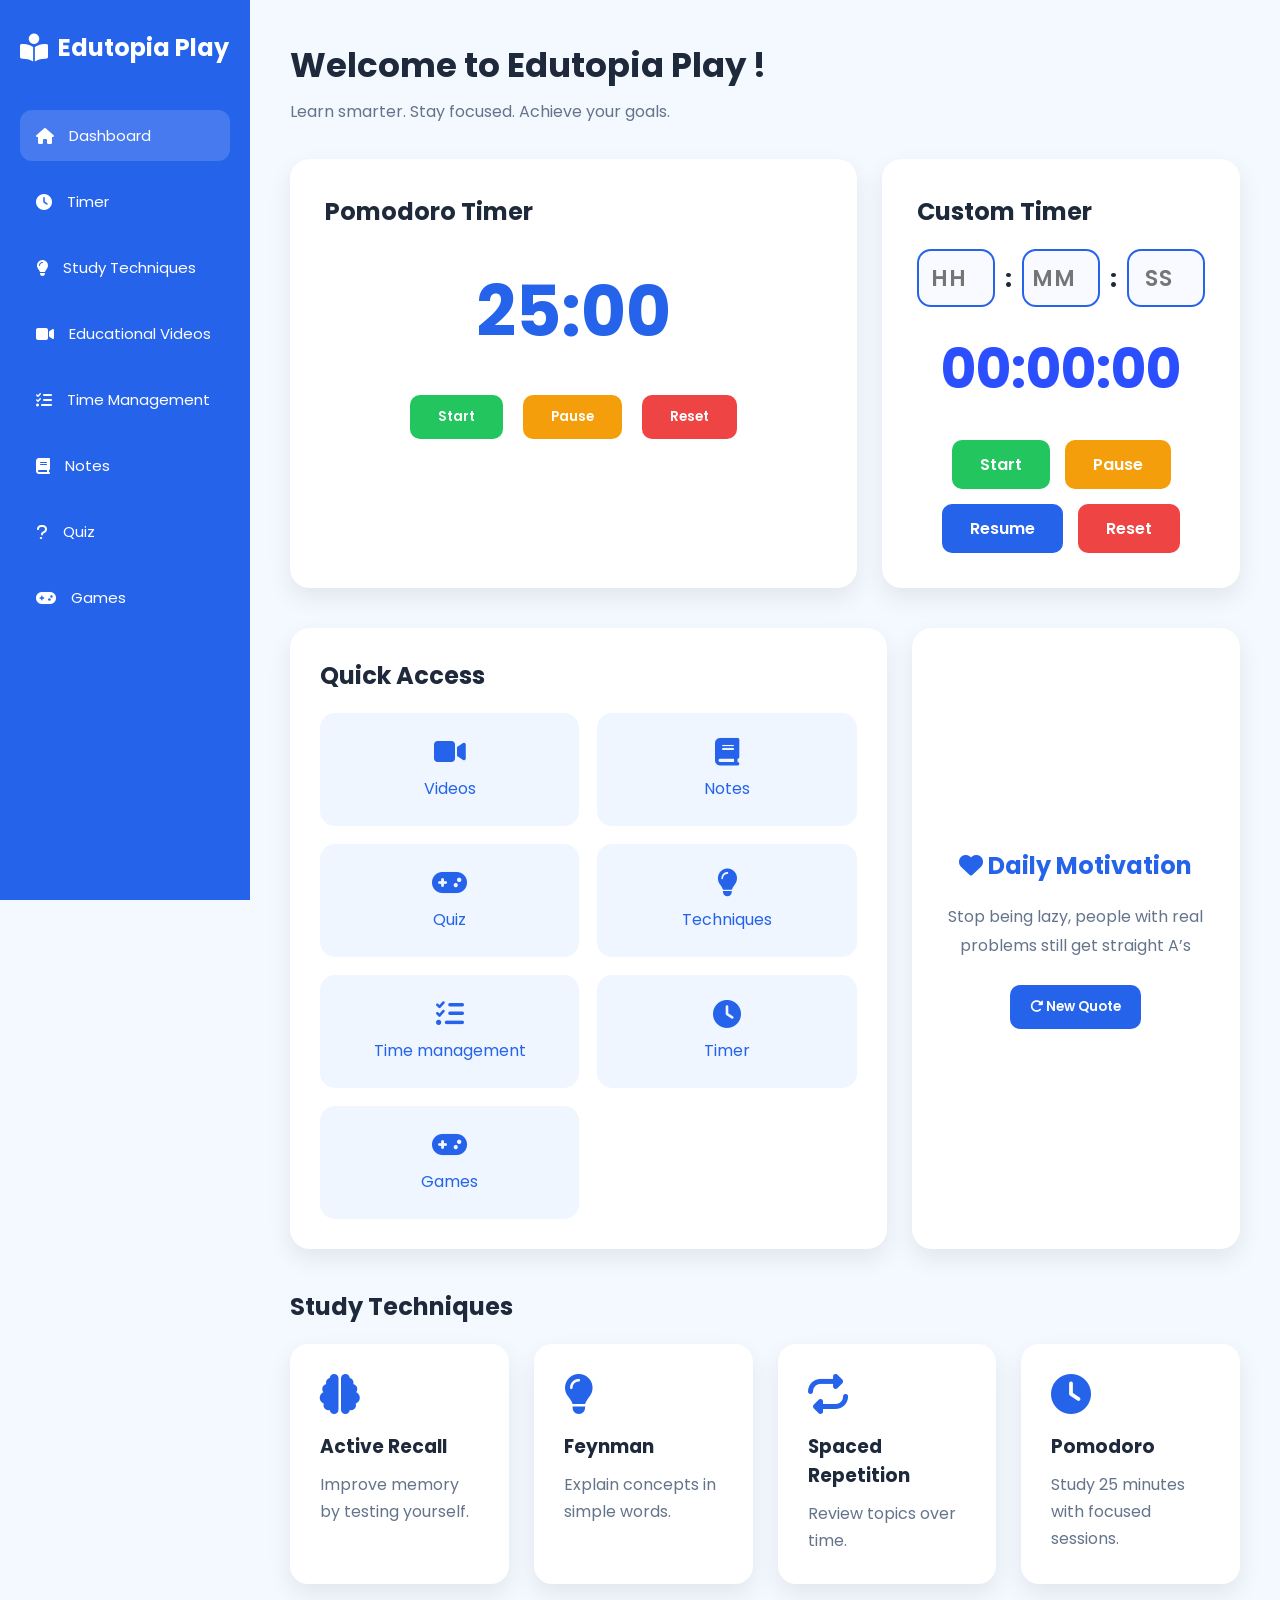
<file: dashboard.html>
<!DOCTYPE html>
<html lang="en">

<head>

<meta charset="UTF-8">
<meta name="viewport" content="width=device-width, initial-scale=1.0">

<title>Edutopia Play | Dashboard</title>

<link rel="stylesheet" href="dashboard.css">

<link href="https://fonts.googleapis.com/css2?family=Poppins:wght@300;400;500;600;700&display=swap" rel="stylesheet">

<link rel="stylesheet"
href="https://cdnjs.cloudflare.com/ajax/libs/font-awesome/6.5.2/css/all.min.css">

</head>

<body>

<!-- ================= SIDEBAR ================= -->

<div class="sidebar">

    <div class="logo">

        <i class="fa-solid fa-book-open-reader"></i>

        <h2>Edutopia Play</h2>

    </div>

    <ul>

        <li class="active">
            <a href="dashboard.html">
                <i class="fa-solid fa-house"></i>
                <span>Dashboard</span>
            </a>
        </li>

        <li>
            <a href="timer.html">
                <i class="fa-solid fa-clock"></i>
                <span>Timer</span>
            </a>
        </li>

        <li>
            <a href="techniques.html">
                <i class="fa-solid fa-lightbulb"></i>
                <span>Study Techniques</span>
            </a>
        </li>

        <li>
            <a href="videos.html">
                <i class="fa-solid fa-video"></i>
                <span>Educational Videos</span>
            </a>
        </li>

        <li>
            <a href="todolist.html">
                <i class="fa-solid fa-list-check"></i>
                <span>Time Management</span>
            </a>
        </li>

        <li>
            <a href="notes.html">
                <i class="fa-solid fa-book"></i>
                <span>Notes</span>
            </a>
        </li>

        <li>
            <a href="quizizz.html">
                <i class="fa-solid fa-question"></i>
                <span>Quiz</span>
            </a>
        </li>

        <li>
            <a href="game.html">
                <i class="fa-solid fa-gamepad"></i>
                <span>Games</span>
            </a>
        </li>

    </ul>

</div>

<!-- ================= MAIN ================= -->

<div class="main">

    <!-- HEADER -->

    <div class="header">

        <div>

            <h1>Welcome to Edutopia Play !</h1>

            <p>
                Learn smarter. Stay focused. Achieve your goals.
            </p>

        </div>

    </div>

    <!-- TOP SECTION -->

    <div class="top-section">

        <!-- TIMER -->

        <div class="timer-card">

            <h2>Pomodoro Timer</h2>

            <div id="time">25:00</div>

            <div class="timer-buttons">

                <button id="startBtn">Start</button>

                <button id="pauseBtn">Pause</button>

                <button id="resetBtn">Reset</button>

            </div>

        </div>
        
        <!-- TIMER -->

        <div class="timer-card">

            <h2>Custom Timer</h2>

            <div class="time-input">
            <input type="number" id="hours" placeholder="HH" min="0" max="23">
            <span>:</span>

            <input type="number" id="minutes" placeholder="MM" min="0" max="59">
            <span>:</span>

            <input type="number" id="seconds" placeholder="SS" min="0" max="59">
        </div>

        <h1 id="customDisplay">00:00:00</h1>

        <div class="buttons">
            <button onclick="startCustomTimer()">Start</button>
            <button onclick="pauseCustomTimer()">Pause</button>
            <button onclick="resumeCustomTimer()">Resume</button>
            <button onclick="resetCustomTimer()">Reset</button>
        </div>

        </div> <!-- Tamat Custom Timer -->

        </div> <!-- <<< TAMBAH BARIS INI (Tamat top-section) -->

<!-- Quick Access + Daily Motivation -->
<div class="dashboard-row">

    <!-- Quick Access -->
        <div class="quick-card">

            <h2>Quick Access</h2>

            <div class="quick-grid">

                <a href="videos.html">
                    <i class="fa-solid fa-video"></i>
                    <span>Videos</span>
                </a>

                <a href="notes.html">
                    <i class="fa-solid fa-book"></i>
                    <span>Notes</span>
                </a>

                <a href="quizizz.html">
                    <i class="fa-solid fa-gamepad"></i>
                    <span>Quiz</span>
                </a>

                <a href="techniques.html">
                    <i class="fa-solid fa-lightbulb"></i>
                    <span>Techniques</span>
                </a>

                <a href="todolist.html">
                    <i class="fa-solid fa-list-check"></i>
                   <span>Time management</span>
                </a>

                <a href="timer.html">
                    <i class="fa-solid fa-clock"></i>
                    <span>Timer</span>
                </a>

                <a href="game.html">
                    <i class="fa-solid fa-gamepad"></i>
                    <span>Games</span>
                </a>

            </div>

        </div>


    <!-- Daily Motivation -->
    <div class="motivation-card">

        <h2><i class="fa-solid fa-heart"></i> Daily Motivation</h2>

        <p id="quote">
            Education is the most powerful weapon which you can use to change the world.
        </p>

        <button id="newQuote">
            <i class="fa-solid fa-rotate-right"></i>
            New Quote
        </button>

    </div>

</div>
        

    <!-- STUDY TECHNIQUES -->

    <section class="techniques">

        <h2>Study Techniques</h2>

        <div class="tech-grid">

            <a href="techniques.html" class="tech-card">

                <i class="fa-solid fa-brain"></i>

                <h3>Active Recall</h3>

                <p>Improve memory by testing yourself.</p>

            </a>

            <a href="techniques.html" class="tech-card">

                <i class="fa-solid fa-lightbulb"></i>

                <h3>Feynman</h3>

                <p>Explain concepts in simple words.</p>

            </a>

            <a href="techniques.html" class="tech-card">

                <i class="fa-solid fa-repeat"></i>

                <h3>Spaced Repetition</h3>

                <p>Review topics over time.</p>

            </a>

            <a href="techniques.html" class="tech-card">

                <i class="fa-solid fa-clock"></i>

                <h3>Pomodoro</h3>

                <p>Study 25 minutes with focused sessions.</p>

            </a>

        </div>

    </section>

</div>

<script src="dashboard.js"></script>

</body>
</html>
</file>
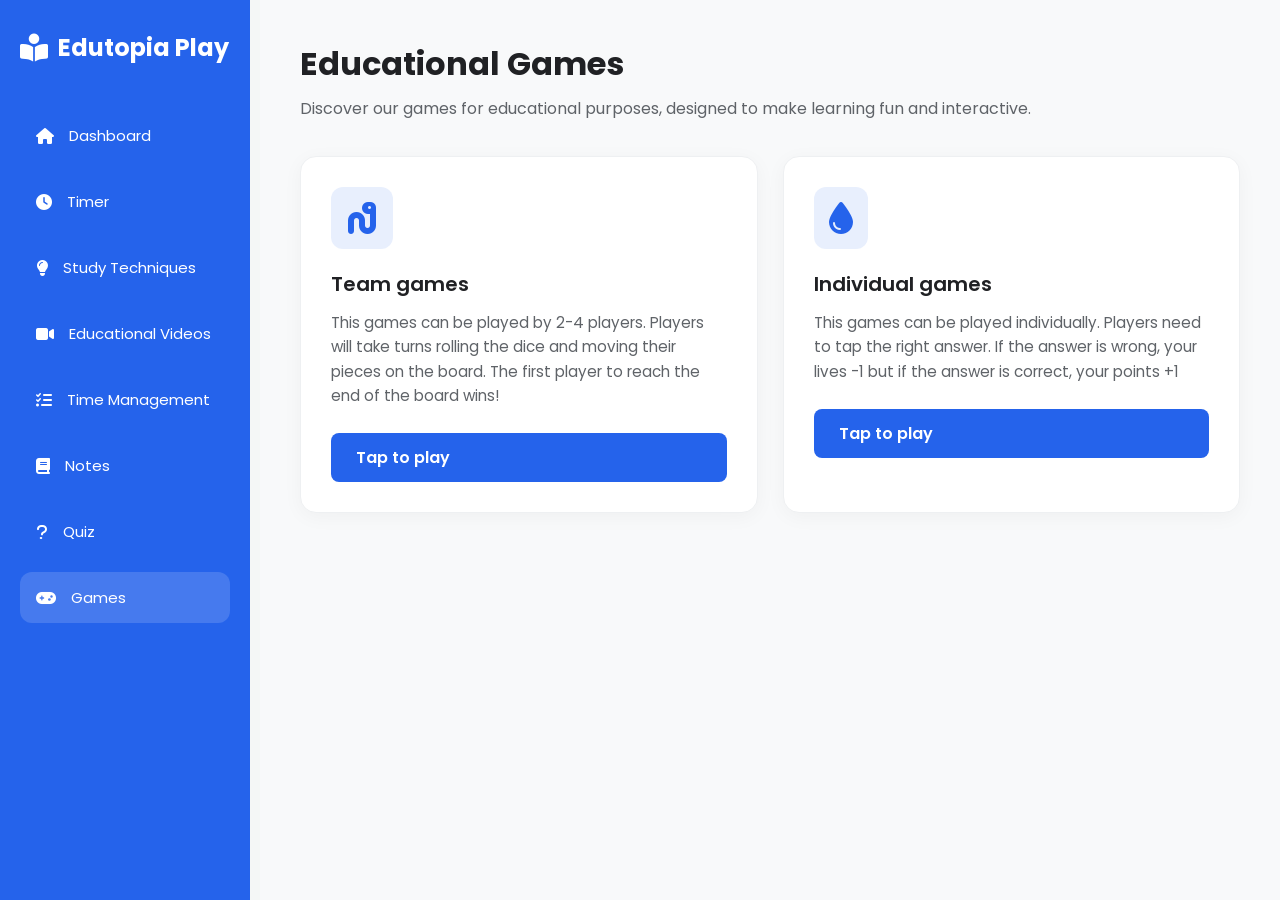
<file: game.html>
<!DOCTYPE html>
<html lang="en">

<head>

    <meta charset="UTF-8">
    <meta name="viewport" content="width=device-width, initial-scale=1.0">

    <title>Edutopia Play | Games</title>

    <link rel="stylesheet" href="game.css">

    <link href="https://fonts.googleapis.com/css2?family=Poppins:wght@300;400;500;600;700&display=swap" rel="stylesheet">

    <link rel="stylesheet"
    href="https://cdnjs.cloudflare.com/ajax/libs/font-awesome/6.5.2/css/all.min.css">

</head>

<body>

<!-- ================= SIDEBAR ================= -->
<div class="sidebar">

    <div class="logo">

        <i class="fa-solid fa-book-open-reader"></i>

        <h2>Edutopia Play</h2>

    </div>

    <ul>

        <li>
            <a href="dashboard.html">
                <i class="fa-solid fa-house"></i>
                <span>Dashboard</span>
            </a>
        </li>

        <li>
            <a href="timer.html">
                <i class="fa-solid fa-clock"></i>
                <span>Timer</span>
            </a>
        </li>

        <li>
            <a href="techniques.html">
                <i class="fa-solid fa-lightbulb"></i>
                <span>Study Techniques</span>
            </a>
        </li>

        <li>
            <a href="videos.html">
                <i class="fa-solid fa-video"></i>
                <span>Educational Videos</span>
            </a>
        </li>

        <li>
            <a href="todolist.html">
                <i class="fa-solid fa-list-check"></i>
                <span>Time Management</span>
            </a>
        </li>

        <li>
            <a href="notes.html">
                <i class="fa-solid fa-book"></i>
                <span>Notes</span>
            </a>
        </li>

        <li>
            <a href="quizizz.html">
                <i class="fa-solid fa-question"></i>
                <span>Quiz</span>
            </a>
        </li>

        <li class="active">
            <a href="game.html">
                <i class="fa-solid fa-gamepad"></i>
                <span>Games</span>
            </a>
        </li>

    </ul>

</div>

<!-- ================= MAIN ================= -->

<div class="main">

    <div class="header">

        <h1>Educational Games</h1>

        <p>
            Discover our games for educational purposes, designed to make learning fun and interactive.

        </p>

    </div>

    <div class="technique-grid">

        <!-- Team -->

        <div class="tech-card">

            <i class="fa-solid fa-worm"></i>

            <h2>Team games</h2>

            <p>
                This games can be played by 2-4 players. Players will take turns rolling the dice and moving their pieces on the board. 
                The first player to reach the end of the board wins!
            </p>

            <a href="teamgame.html" class="tech-card">

                <h3>Tap to play</h3>

            </a>

        </div>

        <div class="technique-grid">

        <!-- Individual -->

        <div class="tech-card">

            <i class="fa-solid fa-droplet"></i>

            <h2>Individual games</h2>

            <p>
                This games can be played individually. Players need to tap the right answer. 
                If the answer is wrong, your lives -1 but if the answer is correct, your points +1
            </p>

            <a href="individual.html" class="tech-card">

                <h3>Tap to play</h3>

            </a>

        </div>
</div>

</body>

</html>
</file>
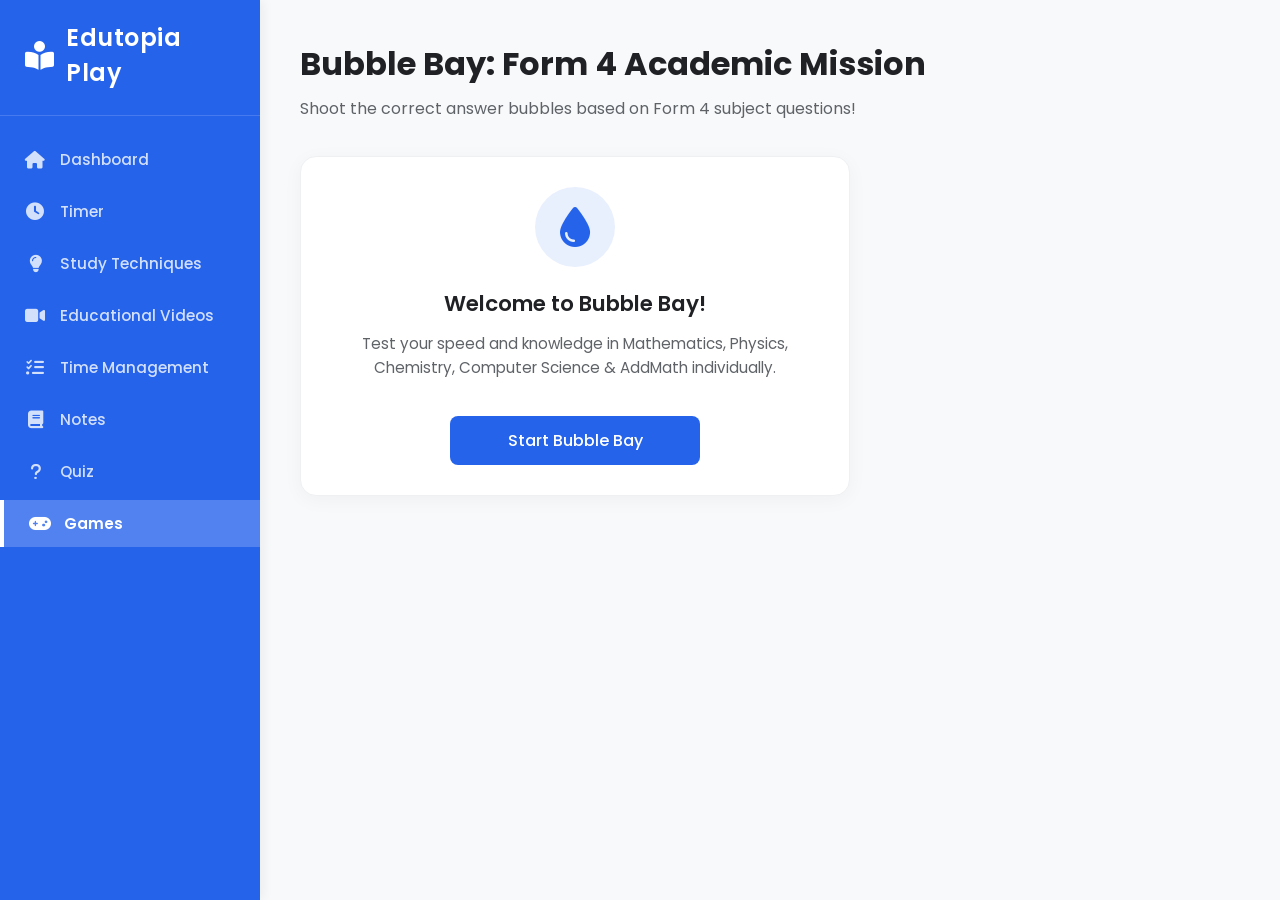
<file: individual.html>
<!DOCTYPE html>
<html lang="en">
<head>
    <meta charset="UTF-8">
    <meta name="viewport" content="width=device-width, initial-scale=1.0">
    <title>Bubble Bay - Individual Game | Edutopia Play</title>
    <link href="https://fonts.googleapis.com/css2?family=Poppins:wght@300;400;500;600;700&display=swap" rel="stylesheet">
    <link rel="stylesheet" href="https://cdnjs.cloudflare.com/ajax/libs/font-awesome/6.5.2/css/all.min.css">
    
    <style>
        /* ================= GENERAL SETTINGS & COMBINED CSS ================= */
        * {
            margin: 0;
            padding: 0;
            box-sizing: border-box;
            font-family: 'Poppins', sans-serif;
        }

        body {
            background-color: #f4f7f6;
            color: #333;
            display: flex;
            min-height: 100vh;
        }

        .hidden {
            display: none !important;
        }

        /* ================= STUDYHUB SIDEBAR ================= */
        .sidebar {
            width: 260px;
            background-color: #2563EB;
            color: white;
            position: fixed;
            height: 100%;
            top: 0;
            left: 0;
            display: flex;
            flex-direction: column;
            padding: 20px 0;
            box-shadow: 4px 0 10px rgba(0, 0, 0, 0.05);
            z-index: 100;
        }

        .sidebar .logo {
            display: flex;
            align-items: center;
            gap: 12px;
            padding: 0 25px 25px 25px;
            border-bottom: 1px solid rgba(255, 255, 255, 0.15);
        }

        .sidebar .logo i {
            font-size: 1.8rem;
            color: #ffffff;
        }

        .sidebar .logo h2 {
            font-size: 1.5rem;
            font-weight: 600;
            letter-spacing: 0.5px;
        }

        .sidebar ul {
            list-style: none;
            padding: 20px 0;
            display: flex;
            flex-direction: column;
            gap: 5px;
        }

        .sidebar ul li a {
            display: flex;
            align-items: center;
            gap: 15px;
            padding: 12px 25px;
            color: rgba(255, 255, 255, 0.8);
            text-decoration: none;
            font-size: 0.95rem;
            font-weight: 500;
            transition: all 0.3s ease;
        }

        .sidebar ul li a i {
            font-size: 1.1rem;
            width: 20px;
            text-align: center;
        }

        .sidebar ul li a:hover {
            background-color: rgba(255, 255, 255, 0.1);
            color: white;
        }

        .sidebar ul li.active a {
            background-color: rgba(255, 255, 255, 0.2);
            color: white;
            font-weight: 600;
            border-left: 4px solid #ffffff;
        }

        /* ================= MAIN CONTENT ================= */
        .main {
            margin-left: 260px;
            flex: 1;
            padding: 40px;
            background-color: #f8f9fa;
        }

        .header {
            margin-bottom: 35px;
        }

        .header h1 {
            font-size: 2rem;
            color: #202124;
            font-weight: 700;
            margin-bottom: 8px;
        }

        .header p {
            color: #5f6368;
            font-size: 1rem;
        }

        /* ================= GENERAL TECH CARD ================= */
        .tech-card {
            background-color: #ffffff;
            border-radius: 16px;
            padding: 30px;
            box-shadow: 0 4px 20px rgba(0, 0, 0, 0.04);
            border: 1px solid #eef0f2;
        }

        /* ================= SETUP CARD / START SCREEN ================= */
        .setup-card {
            max-width: 550px;
            text-align: center;
            display: flex;
            flex-direction: column;
            align-items: center;
        }

        .game-banner-icon {
            font-size: 2.5rem;
            color: #2563EB;
            background-color: rgba(37, 99, 235, 0.1);
            padding: 20px;
            border-radius: 50%;
            margin-bottom: 20px;
            width: 80px;
            height: 80px;
            display: flex;
            align-items: center;
            justify-content: center;
        }

        .setup-card h2 {
            font-size: 1.35rem;
            color: #202124;
            font-weight: 600;
            margin-bottom: 12px;
        }

        .setup-card p {
            color: #5f6368;
            font-size: 0.95rem;
            line-height: 1.6;
        }

        #start-game-btn, #restart-btn {
            background-color: #2563EB;
            color: white;
            border: none;
            padding: 12px 24px;
            font-size: 1rem;
            font-weight: 500;
            border-radius: 8px;
            cursor: pointer;
            width: 100%;
            max-width: 250px;
            margin-top: 15px;
            transition: background-color 0.2s;
            font-family: 'Poppins', sans-serif;
        }

        #start-game-btn:hover, #restart-btn:hover {
            background-color: #1d4ed8;
        }

        /* ================= BUBBLE BAY ARENA ================= */
        .main-content {
            display: flex;
            gap: 25px;
            flex-wrap: wrap;
            align-items: flex-start;
        }

        .bubble-arena-wrapper {
            flex: 1;
            min-width: 320px;
            background: #ffffff;
            padding: 20px;
            border-radius: 16px;
            box-shadow: 0 4px 20px rgba(0, 0, 0, 0.04);
            border: 1px solid #eef0f2;
        }

        .game-hud {
            display: flex;
            justify-content: space-between;
            background-color: #f8f9fa;
            padding: 12px 20px;
            border-radius: 10px;
            font-weight: 600;
            font-size: 1rem;
            color: #202124;
            margin-bottom: 15px;
            border: 1px solid #eef0f2;
        }

        .bubble-arena {
            position: relative;
            width: 100%;
            height: 480px;
            background: linear-gradient(135deg, #eff6ff 0%, #dbeafe 100%);
            border: 2px solid #2563EB;
            border-radius: 12px;
            overflow: hidden;
            display: flex;
            flex-direction: column;
            align-items: center;
        }

        /* Question Box at the Top of the Arena */
        .game-question-box {
            position: absolute;
            top: 15px;
            left: 15px;
            right: 15px;
            background-color: rgba(255, 255, 255, 0.95);
            padding: 15px 20px;
            border-radius: 10px;
            box-shadow: 0 4px 12px rgba(0,0,0,0.05);
            z-index: 10;
            text-align: center;
            border: 1px solid #eef0f2;
        }

        .badge {
            display: inline-block;
            padding: 4px 10px;
            background-color: #2563EB;
            color: white;
            border-radius: 6px;
            font-size: 0.75rem;
            font-weight: 600;
            margin-bottom: 8px;
        }

        .game-question-box h3 {
            font-size: 0.95rem;
            color: #202124;
            font-weight: 600;
            line-height: 1.4;
        }

        /* Floating Bubbles Container */
        .bubbles-container {
            position: absolute;
            width: 100%;
            height: 100%;
            top: 0;
            left: 0;
            pointer-events: none;
        }

        /* Interactive Bubble Style */
        .bubble {
            position: absolute;
            width: 90px;
            height: 90px;
            border-radius: 50%;
            background: radial-gradient(circle at 30% 30%, rgba(255, 255, 255, 0.95) 0%, rgba(37, 99, 235, 0.4) 60%, rgba(29, 78, 216, 0.7) 100%);
            box-shadow: inset -5px -5px 15px rgba(0,0,0,0.2), 0 5px 15px rgba(37, 99, 235, 0.3);
            display: flex;
            justify-content: center;
            align-items: center;
            color: white;
            font-weight: 600;
            font-size: 0.85rem;
            text-align: center;
            padding: 10px;
            cursor: pointer;
            pointer-events: auto;
            user-select: none;
            transition: transform 0.1s;
            animation: floatUp 6s linear infinite;
        }

        .bubble:hover {
            transform: scale(1.1);
        }

        @keyframes floatUp {
            0% {
                bottom: -100px;
            }
            100% {
                bottom: 520px;
            }
        }

        /* ================= GAME SIDEBAR (INSTRUCTIONS) ================= */
        .sidebar-game {
            width: 300px;
            display: flex;
            flex-direction: column;
            gap: 20px;
        }

        .sidebar-game h2 {
            font-size: 1.1rem;
            font-weight: 600;
            color: #202124;
            margin-bottom: 12px;
        }

        .game-instructions {
            list-style: none;
            display: flex;
            flex-direction: column;
            gap: 12px;
        }

        .game-instructions li {
            font-size: 0.9rem;
            color: #5f6368;
            display: flex;
            align-items: flex-start;
            gap: 10px;
            line-height: 1.4;
        }

        .game-instructions li i {
            margin-top: 3px;
        }

        /* ================= RESPONSIVE (MOBILE) ================= */
        @media (max-width: 768px) {
            .sidebar {
                width: 70px;
                padding: 15px 0;
            }
            
            .sidebar .logo h2,
            .sidebar ul li a span {
                display: none;
            }

            .sidebar .logo {
                padding: 0 0 20px 0;
                justify-content: center;
            }

            .sidebar ul li a {
                justify-content: center;
                padding: 15px;
            }

            .sidebar ul li.active a {
                border-left: none;
                border-bottom: 4px solid #ffffff;
            }

            .main {
                margin-left: 70px;
                padding: 20px;
            }

            .main-content {
                flex-direction: column;
            }

            .sidebar-game {
                width: 100%;
            }
        }
    </style>
</head>
<body>

    <!-- ================= STUDYHUB SIDEBAR ================= -->
    <div class="sidebar">
        <div class="logo">
            <i class="fa-solid fa-book-open-reader"></i>
            <h2>Edutopia Play</h2>
        </div>
        <ul>
            <li>
                <a href="dashboard.html">
                    <i class="fa-solid fa-house"></i>
                    <span>Dashboard</span>
                </a>
            </li>
            <li>
                <a href="timer.html">
                    <i class="fa-solid fa-clock"></i>
                    <span>Timer</span>
                </a>
            </li>
            <li>
                <a href="techniques.html">
                    <i class="fa-solid fa-lightbulb"></i>
                    <span>Study Techniques</span>
                </a>
            </li>
            <li>
                <a href="videos.html">
                    <i class="fa-solid fa-video"></i>
                    <span>Educational Videos</span>
                </a>
            </li>
            <li>
                <a href="todolist.html">
                    <i class="fa-solid fa-list-check"></i>
                    <span>Time Management</span>
                </a>
            </li>
            <li>
                <a href="notes.html">
                    <i class="fa-solid fa-book"></i>
                    <span>Notes</span>
                </a>
            </li>
            <li>
                <a href="quizizz.html">
                    <i class="fa-solid fa-question"></i>
                    <span>Quiz</span>
                </a>
            </li>
            <li class="active">
                <a href="individual.html">
                    <i class="fa-solid fa-gamepad"></i>
                    <span>Games</span>
                </a>
            </li>
        </ul>
    </div>

    <!-- ================= MAIN GAME CONTENT ================= -->
    <div class="main">
        <div class="header">
            <h1>Bubble Bay: Form 4 Academic Mission</h1>
            <p>Shoot the correct answer bubbles based on Form 4 subject questions!</p>
        </div>

        <!-- Start Screen / Bubble Bay Main Menu -->
        <div id="setup-screen" class="tech-card setup-card">
            <div class="game-banner-icon">
                <i class="fa-solid fa-droplet"></i>
            </div>
            <h2>Welcome to Bubble Bay!</h2>
            <p style="margin-bottom: 20px; color: #5f6368;">Test your speed and knowledge in Mathematics, Physics, Chemistry, Computer Science & AddMath individually.</p>
            <button id="start-game-btn" onclick="startBubbleGame()">Start Bubble Bay</button>
        </div>

        <!-- Bubble Bay Game Arena Main Display -->
        <div class="main-content hidden" id="game-main-content">
            <!-- Game Board / Bubble Arena -->
            <div class="bubble-arena-wrapper">
                <div class="game-hud">
                    <div class="hud-item">Score: <span id="score-val">0</span></div>
                    <div class="hud-item">Lives: <span id="lives-val">❤️❤️❤️</span></div>
                </div>

                <div id="bubble-arena" class="bubble-arena">
                    <!-- Current Question at the Top -->
                    <div id="game-question-box" class="game-question-box">
                        <span id="game-subject-badge" class="badge">Subject</span>
                        <h3 id="game-question-text">Questions will be displayed here...</h3>
                    </div>

                    <!-- Floating Answer Bubbles -->
                    <div id="bubbles-container" class="bubbles-container"></div>
                </div>
            </div>

            <!-- Side Control Panel -->
            <div class="sidebar-game">
                <div class="tech-card">
                    <h2>How to Play</h2>
                    <ul class="game-instructions">
                        <li><i class="fa-solid fa-circle-check" style="color: #10B981;"></i> Read the question at the top of the arena.</li>
                        <li><i class="fa-solid fa-circle-check" style="color: #10B981;"></i> Click on the bubble containing the correct answer.</li>
                        <li><i class="fa-solid fa-heart-crack" style="color: #EF4444;"></i> Lose 1 life if you click the wrong bubble or a bubble escapes!</li>
                    </ul>
                </div>
                <button id="restart-btn" class="hidden" onclick="location.reload()">Play Again</button>
            </div>
        </div>
    </div>

    <!-- ================= COMBINED JAVASCRIPT CODE ================= -->
    <script>
        const questionBank = [
            // --- MATHEMATICS ---
            {
                subject: "Mathematics",
                badgeColor: "#2563EB",
                question: "Apakah hasil bagi pengembangan ungkapan berikut: (x + 3)(x - 5)?",
                options: ["x² - 2x - 15", "x² + 2x - 15", "x² - 8x + 15", "x² + 8x + 15"],
                answer: 0
            },
            {
                subject: "Mathematics",
                badgeColor: "#2563EB",
                question: "Berapakah jumlah sudut pedalaman bagi sebuah poligon sekata bersisi 5 (Pentagon)?",
                options: ["360°", "540°", "720°", "1080°"],
                answer: 1
            },
            {
                subject: "Mathematics",
                badgeColor: "#2563EB",
                question: "Cari nilai bagi log₁₀ 100.",
                options: ["1", "2", "10", "100"],
                answer: 1
            },
            {
                subject: "Mathematics",
                badgeColor: "#2563EB",
                question: "Apakah bentuk cerun-intipati bagi garis lurus y = mx + c, di mana m mewakili?",
                options: ["Intipati-y", "Kecerunan", "Pintasan-x", "Titik tengah"],
                answer: 1
            },
            {
                subject: "Mathematics",
                badgeColor: "#2563EB",
                question: "Apakah nilai bagi sin(30°) dalam segi tiga bersudut tegak?",
                options: ["0.5", "1", "0.866", "0"],
                answer: 0
            },
            {
                subject: "Mathematics",
                badgeColor: "#2563EB",
                question: "Jika set A = {2, 3, 5, 7}, berapakah bilangan subset bagi set A?",
                options: ["8", "16", "32", "64"],
                answer: 1
            },

            // --- PHYSICS ---
            {
                subject: "Physics",
                badgeColor: "#7C3AED",
                question: "Apakah unit bagi Pecutan dalam Sistem Unit Antarabangsa (SI)?",
                options: ["m/s", "m/s²", "N/kg", "kg m/s"],
                answer: 1
            },
            {
                subject: "Physics",
                badgeColor: "#7C3AED",
                question: "Hukum Gerakan Newton yang manakah menyatakan 'Setiap tindakan mempunyai tindak balas yang setara tetapi bertentangan arah'?",
                options: ["Hukum Gerakan Newton Pertama", "Hukum Gerakan Newton Kedua", "Hukum Gerakan Newton Ketiga", "Hukum Gravitasi Semesta"],
                answer: 2
            },
            {
                subject: "Physics",
                badgeColor: "#7C3AED",
                question: "Apakah formula bagi Momentum (p)?",
                options: ["p = mv", "p = ma", "p = mgh", "p = 1/2 mv²"],
                answer: 0
            },
            {
                subject: "Physics",
                badgeColor: "#7C3AED",
                question: "Apakah nilai bagi pecutan graviti bumi (g) di permukaan bumi secara amnya?",
                options: ["9.81 m/s²", "10.0 m/s²", "3.0 x 10⁸ m/s", "1.6 m/s²"],
                answer: 0
            },
            {
                subject: "Physics",
                badgeColor: "#7C3AED",
                question: "Apakah prinsip yang menyatakan 'Tekanan yang dikenakan ke atas cecair tertutup akan dipindahkan secara seragam ke semua arah'?",
                options: ["Prinsip Archimedes", "Prinsip Bernoulli", "Prinsip Pascal", "Hukum Hooke"],
                answer: 2
            },
            {
                subject: "Physics",
                badgeColor: "#7C3AED",
                question: "Apakah unit S.I. bagi Tenaga Kinetik?",
                options: ["Watt (W)", "Joule (J)", "Newton (N)", "Pascal (Pa)"],
                answer: 1
            },

            // --- CHEMISTRY ---
            {
                subject: "Chemistry",
                badgeColor: "#10B981",
                question: "Apakah zarah subatom yang mempunyai cas negatif?",
                options: ["Proton", "Neutron", "Elektron", "Nukleus"],
                answer: 2
            },
            {
                subject: "Chemistry",
                badgeColor: "#10B981",
                question: "Unsur dalam Jadual Berkala yang terletak dalam Kumpulan 1 dikenali sebagai:",
                options: ["Gas Nul", "Logam Alkali", "Halogen", "Logam Peralihan"],
                answer: 1
            },
            {
                subject: "Chemistry",
                badgeColor: "#10B981",
                question: "Apakah nombor proton bagi unsur Karbon (C)?",
                options: ["6", "8", "12", "14"],
                answer: 0
            },
            {
                subject: "Chemistry",
                badgeColor: "#10B981",
                question: "Apakah formula kimia bagi gas Karbon Dioksida?",
                options: ["CO", "CO₂", "H₂O", "NaCl"],
                answer: 1
            },
            {
                subject: "Chemistry",
                badgeColor: "#10B981",
                question: "Apakah nilai pH bagi larutan neutral pada suhu bilik?",
                options: ["0", "7", "14", "5"],
                answer: 1
            },
            {
                subject: "Chemistry",
                badgeColor: "#10B981",
                question: "Apakah ikatan kimia yang terbentuk melalui perkongsian elektron antara atom-atom bukan logam?",
                options: ["Ikatan Ion", "Ikatan Kovalen", "Ikatan Logam", "Ikatan Hidrogen"],
                answer: 1
            },

            // --- COMPUTER SCIENCE ---
            {
                subject: "Computer Science",
                badgeColor: "#F59E0B",
                question: "Apakah struktur kawalan yang digunakan untuk mengulangi satu blok arahan selagi syarat tertentu dipenuhi?",
                options: ["If-Else", "While Loop", "Switch-Case", "Array"],
                answer: 1
            },
            {
                subject: "Computer Science",
                badgeColor: "#F59E0B",
                question: "Apakah jenis ralat yang berlaku apabila kod melanggar aturan sintaks bahasa pengaturcaraan?",
                options: ["Logic Error", "Runtime Error", "Syntax Error", "System Error"],
                answer: 2
            },
            {
                subject: "Computer Science",
                badgeColor: "#F59E0B",
                question: "Apakah unit asas storan data dalam komputer yang bernilai 0 atau 1?",
                options: ["Byte", "Bit", "Kilobyte", "Megabyte"],
                answer: 1
            },
            {
                subject: "Computer Science",
                badgeColor: "#F59E0B",
                question: "Fasa yang manakah merupakan langkah pertama dalam Model Kitar Hayat Pembangunan Sistem (SDLC)?",
                options: ["Pengekodan", "Perekodan", "Analisis Masalah", "Pengujian"],
                answer: 2
            },
            {
                subject: "Computer Science",
                badgeColor: "#F59E0B",
                question: "Apakah jenis pembolehubah yang boleh diakses di seluruh program dalam atur cara?",
                options: ["Pembolehubah Lokal", "Pembolehubah Global", "Pembolehubah Tetap", "Pembolehubah Semasa"],
                answer: 1
            },
            {
                subject: "Computer Science",
                badgeColor: "#F59E0B",
                question: "Simbol carta alir yang berbentuk 'Diamond' (Permata) digunakan untuk fungsi apa?",
                options: ["Proses", "Input/Output", "Pilihan / Syarat", "Penyambung"],
                answer: 2
            },

            // --- ADDITIONAL MATHEMATICS ---
            {
                subject: "AddMath",
                badgeColor: "#EF4444",
                question: "Diberi fungsi f(x) = 2x + 3, cari nilai bagi f(4).",
                options: ["8", "10", "11", "14"],
                answer: 2
            },
            {
                subject: "AddMath",
                badgeColor: "#EF4444",
                question: "Apakah kecerunan bagi garis lurus yang diwakili oleh persamaan 3x + 2y = 6?",
                options: ["-3/2", "3/2", "-2/3", "2/3"],
                answer: 0
            },
            {
                subject: "AddMath",
                badgeColor: "#EF4444",
                question: "Apakah bentuk graf bagi fungsi kuadratik f(x) = -x² + 2x + 3?",
                options: ["Bentuk senyum (U)", "Bentuk masam (∩)", "Garis lurus", "Lengkung kubik"],
                answer: 1
            },
            {
                subject: "AddMath",
                badgeColor: "#EF4444",
                question: "Jika punca-punca bagi persamaan kuadratik adalah sama, apakah nilai pembezaan (b² - 4ac)?",
                options: ["Lebih besar dari 0 (> 0)", "Kurang dari 0 (< 0)", "Sama dengan 0 (= 0)", "Sama dengan 1"],
                answer: 2
            },
            {
                subject: "AddMath",
                badgeColor: "#EF4444",
                question: "Apakah nilai bagi logaritma asas 2 bagi 8 (log₂ 8)?",
                options: ["2", "3", "4", "8"],
                answer: 1
            },
            {
                subject: "AddMath",
                badgeColor: "#EF4444",
                question: "Dalam hukum indeks, apakah nilai bagi a⁰ (dengan syarat a tidak sama dengan 0)?",
                options: ["0", "1", "a", "Infinity"],
                answer: 1
            }
        ];

        let score = 0;
        let lives = 3;
        let gameActive = false;
        let activeBubbles = [];

        function startBubbleGame() {
            document.getElementById('setup-screen').classList.add('hidden');
            document.getElementById('game-main-content').classList.remove('hidden');
            
            score = 0;
            lives = 3;
            gameActive = true;
            
            updateHUD();
            loadNextQuestion();
        }

        function updateHUD() {
            document.getElementById('score-val').innerText = score;
            let hearts = "";
            for (let i = 0; i < lives; i++) {
                hearts += "❤️ ";
            }
            document.getElementById('lives-val').innerText = hearts.trim();
        }

        function loadNextQuestion() {
            if (!gameActive) return;

            if (lives <= 0) {
                endGame();
                return;
            }

            let randomIndex = Math.floor(Math.random() * questionBank.length);
            let q = questionBank[randomIndex];

            document.getElementById('game-subject-badge').innerText = q.subject;
            document.getElementById('game-subject-badge').style.backgroundColor = q.badgeColor;
            document.getElementById('game-question-text').innerText = q.question;

            const container = document.getElementById('bubbles-container');
            container.innerHTML = '';
            activeBubbles = [];

            let optionsWithIndex = q.options.map((opt, idx) => ({ text: opt, originalIndex: idx }));
            optionsWithIndex.sort(() => Math.random() - 0.5);

            let leftPositions = [10, 35, 60, 85];
            leftPositions.sort(() => Math.random() - 0.5);

            optionsWithIndex.forEach((item, index) => {
                let bubble = document.createElement('div');
                bubble.classList.add('bubble');
                bubble.innerText = item.text;
                
                let leftPos = leftPositions[index] || (index * 22 + 5);
                bubble.style.left = `${leftPos}%`;
                bubble.style.animationDelay = `${index * 0.4}s`;

                bubble.onclick = () => {
                    if (!gameActive) return;
                    handleBubbleClick(item.originalIndex === q.answer, bubble);
                };

                bubble.addEventListener('animationend', () => {
                    if (bubble.parentElement) {
                        bubble.remove();
                        if (item.originalIndex === q.answer && gameActive) {
                            loseLife("Correct answer bubble missed!");
                        }
                    }
                });

                container.appendChild(bubble);
                activeBubbles.push(bubble);
            });
        }

        function handleBubbleClick(isCorrect, bubbleElement) {
            bubbleElement.remove();

            if (isCorrect) {
                score += 10;
                updateHUD();
                setTimeout(() => {
                    loadNextQuestion();
                }, 300);
            } else {
                loseLife("Wrong answer!");
            }
        }

        function loseLife(reason) {
            lives--;
            updateHUD();

            if (lives <= 0) {
                endGame();
            } else {
                loadNextQuestion();
            }
        }

        function endGame() {
            gameActive = false;
            const container = document.getElementById('bubbles-container');
            container.innerHTML = '';

            document.getElementById('game-question-text').innerText = `Game Over! Your Final Score: ${score}`;
            document.getElementById('game-subject-badge').innerText = "Game Over";
            document.getElementById('game-subject-badge').style.backgroundColor = "#EF4444";

            document.getElementById('restart-btn').classList.remove('hidden');
        }
    </script>
</body>
</html>
</file>
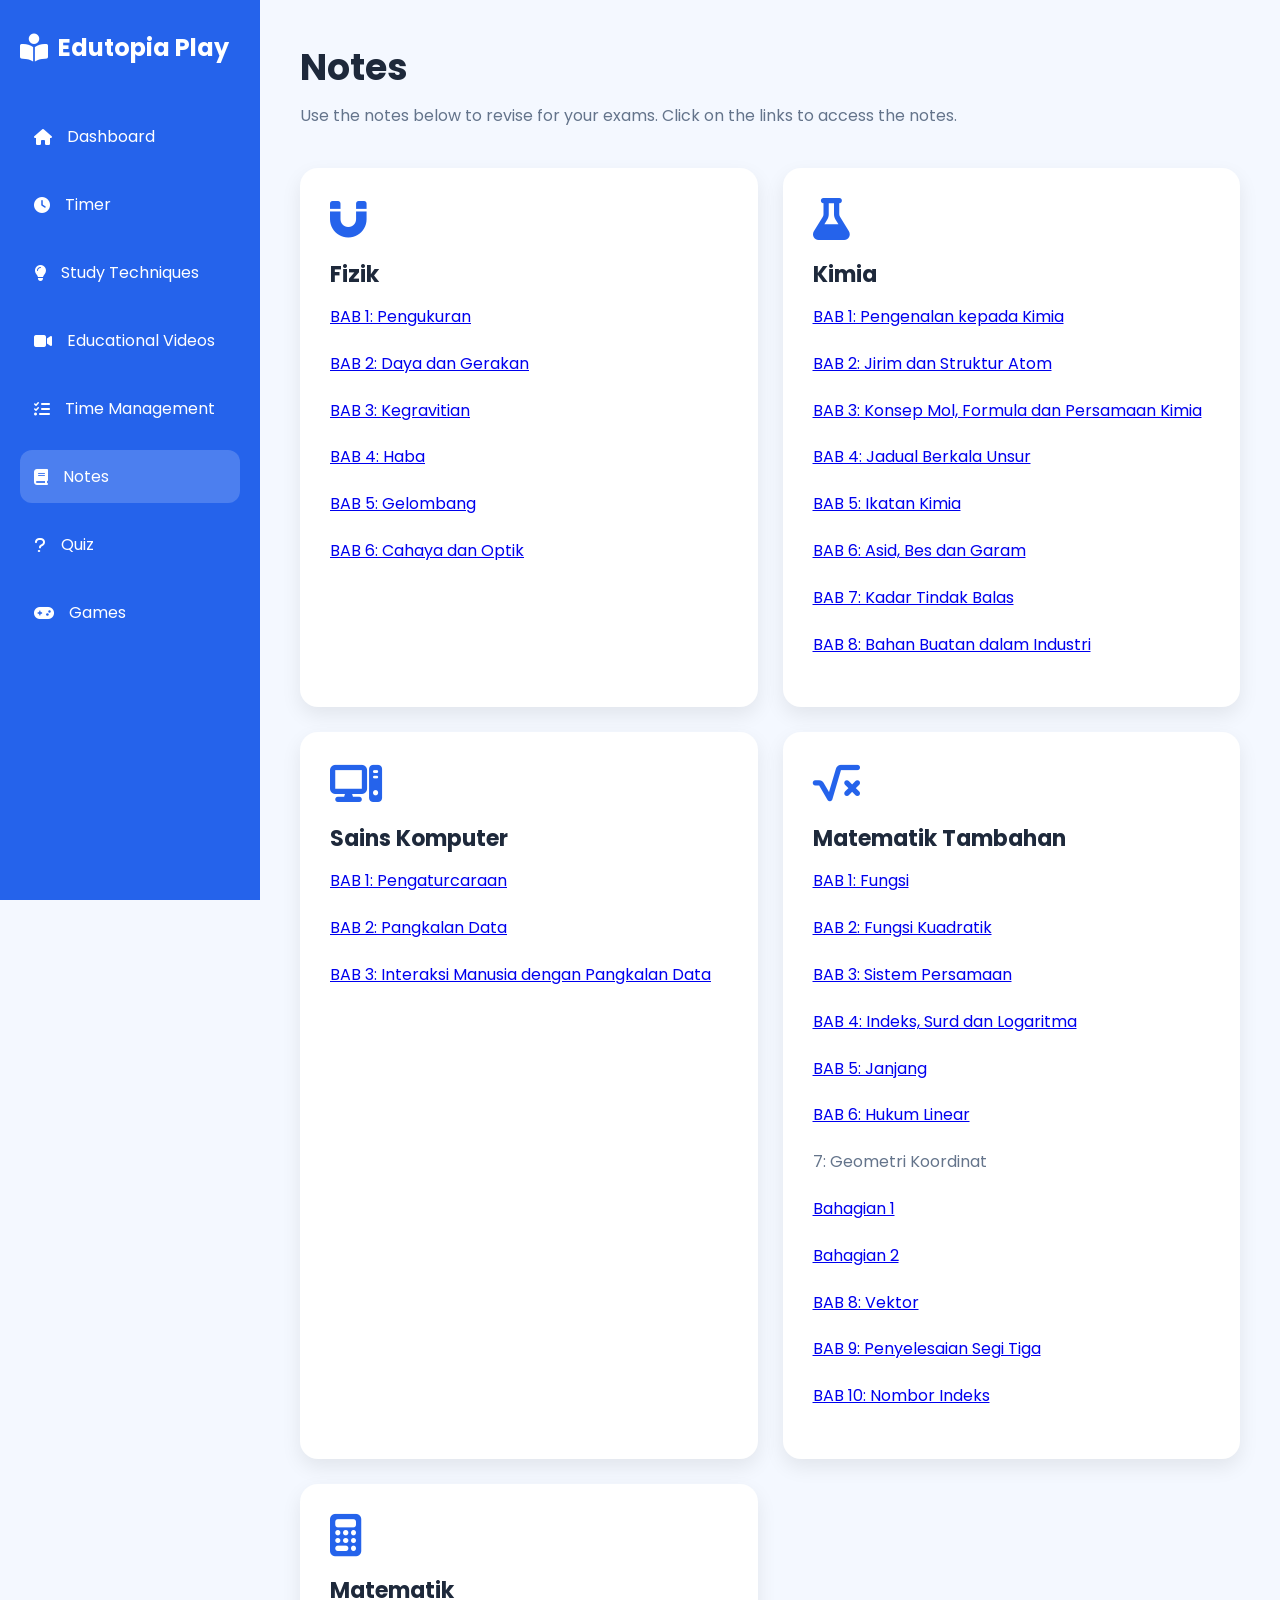
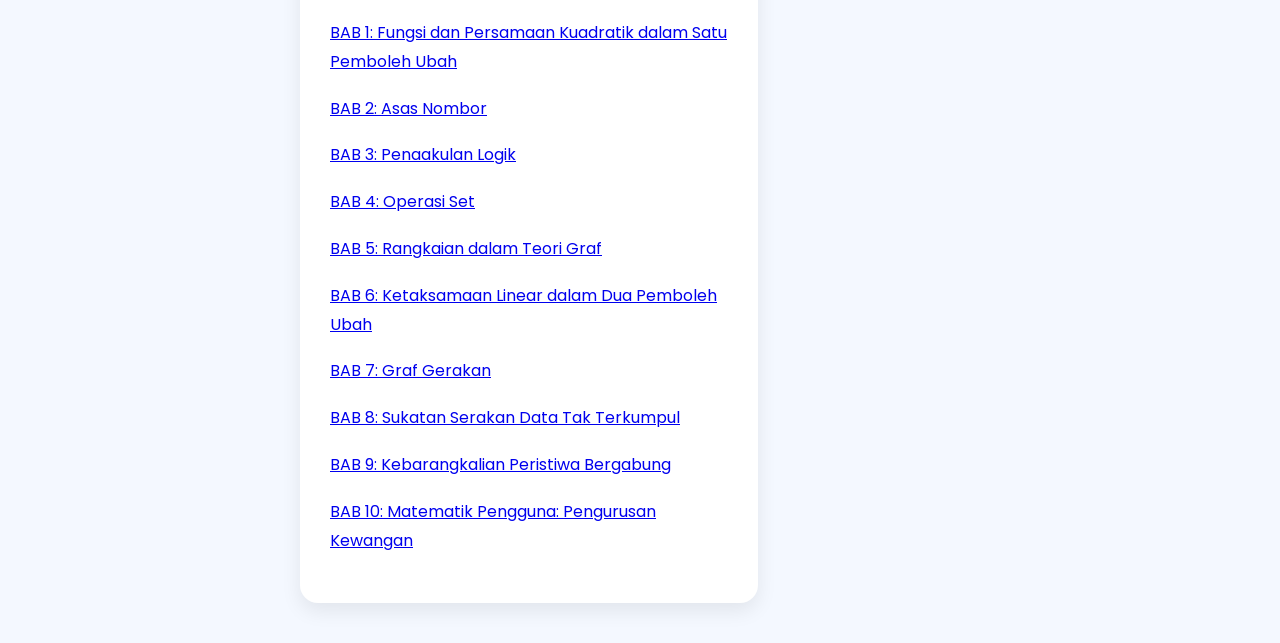
<file: notes.html>
<!DOCTYPE html>
<html lang="en">

<head>

    <meta charset="UTF-8">
    <meta name="viewport" content="width=device-width, initial-scale=1.0">

    <title>Edutopia Play | Notes</title>

    <link rel="stylesheet" href="techniques.css">

    <link href="https://fonts.googleapis.com/css2?family=Poppins:wght@300;400;500;600;700&display=swap" rel="stylesheet">

    <link rel="stylesheet"
    href="https://cdnjs.cloudflare.com/ajax/libs/font-awesome/6.5.2/css/all.min.css">

</head>

<body>

<!-- ================= SIDEBAR ================= -->
<div class="sidebar">

    <div class="logo">

        <i class="fa-solid fa-book-open-reader"></i>

        <h2>Edutopia Play</h2>

    </div>

    <ul>

        <li>
            <a href="dashboard.html">
                <i class="fa-solid fa-house"></i>
                <span>Dashboard</span>
            </a>
        </li>

        <li>
            <a href="timer.html">
                <i class="fa-solid fa-clock"></i>
                <span>Timer</span>
            </a>
        </li>

        <li>
            <a href="techniques.html">
                <i class="fa-solid fa-lightbulb"></i>
                <span>Study Techniques</span>
            </a>
        </li>

        <li>
            <a href="videos.html">
                <i class="fa-solid fa-video"></i>
                <span>Educational Videos</span>
            </a>
        </li>

        <li>
            <a href="todolist.html">
                <i class="fa-solid fa-list-check"></i>
                <span>Time Management</span>
            </a>
        </li>

        <li class="active">
            <a href="notes.html">
                <i class="fa-solid fa-book"></i>
                <span>Notes</span>
            </a>
        </li>

        <li>
            <a href="quizizz.html">
                <i class="fa-solid fa-question"></i>
                <span>Quiz</span>
            </a>
        </li>

        <li>
            <a href="game.html">
                <i class="fa-solid fa-gamepad"></i>
                <span>Games</span>
            </a>
        </li>

    </ul>

</div>

<!-- ================= MAIN ================= -->

<div class="main">

    <div class="header">

        <h1>Notes</h1>

        <p>
            Use the notes below to revise for your exams. Click on the links to access the notes.
        </p>

    </div>

    <div class="technique-grid">

        <!-- Fizik -->
        <div class="tech-card">

            <i class="fa-solid fa-magnet"></i>

            <h2>Fizik</h2>
            <p><a href = "https://online.anyflip.com/fnknq/stst/mobile/index.html" target="_blank" class="btn">BAB 1: Pengukuran</a></p>
            <p><a href = "https://www.slideshare.net/slideshow/nota-fizik-f4-bab-2/39042035" target="_blank" class="btn">BAB 2: Daya dan Gerakan</a></p>
            <p><a href = "https://anyflip.com/nkwkn/dtvg/basic" target="_blank" class="btn">BAB 3: Kegravitian</a></p>
            <p><a href = "https://drive.google.com/file/d/13g2h9gmDCyLLAGrhY-00aoqwR4PL6WSy/view?usp=drivesdk" target="_blank" class="btn">BAB 4: Haba</a></p>
            <p><a href = "https://anyflip.com/vwlkw/pbqq/basic" target="_blank" class="btn">BAB 5: Gelombang</a></p>
            <p><a href = "https://www.slideshare.net/slideshow/fizik-t4-kssm-bab-6-cahaya-dan-optik-zila-khalid-pptx/265312232" target="_blank" class="btn">BAB 6: Cahaya dan Optik</a></p>
            

        </div>
        <!-- Kimia -->

        <div class="tech-card">

            <i class="fa-solid fa-flask"></i>

            <h2>Kimia</h2>

            <p><a href="https://online.anyflip.com/pajcu/sdew/mobile/index.html" target="_blank" class="btn">BAB 1: Pengenalan kepada Kimia</a></p>

            <p><a href="https://online.anyflip.com/voils/npyh/mobile/index.html" target="_blank" class="btn">BAB 2: Jirim dan Struktur Atom</a></p>

            <p><a href="https://online.anyflip.com/rpuao/eixo/mobile/index.html" target="_blank" class="btn">BAB 3: Konsep Mol, Formula dan Persamaan Kimia</a></p>

            <p><a href="https://www.scribd.com/document/787067276/nota-kimia-ting-4-bab-4" target="_blank" class="btn">BAB 4: Jadual Berkala Unsur</a></p>

            <p><a href="https://www.slideshare.net/slideshow/bab-5-f4-kimia-pdf-nota-ringkas-kimia-bab-5/274551199" target="_blank" class="btn">BAB 5: Ikatan Kimia</a></p>

            <p><a href="https://online.anyflip.com/xime/xzgw/mobile/index.html" target="_blank" class="btn">BAB 6: Asid, Bes dan Garam</a></p>

            <p><a href="https://online.anyflip.com/xime/fjjp/mobile/index.html" target="_blank" class="btn">BAB 7: Kadar Tindak Balas</a></p>

            <p><a href="https://online.fliphtml5.com/zqdpq/aefx/" target="_blank" class="btn">BAB 8: Bahan Buatan dalam Industri</a></p>

        </div>

        <!-- Sains Komputer -->

        <div class="tech-card">

            <i class="fa-solid fa-computer"></i>

            <h2>Sains Komputer</h2>
            <p><a href="https://drive.google.com/file/d/1b59zttM5e3HZBKjt7urrlae7aiv4M1eR/view?usp=drivesdk" target="_blank" class="btn">BAB 1: Pengaturcaraan</a></p>

            <p><a href="https://drive.google.com/file/d/1q9ukdKD9jckEDq58C-NOzvStndjs1H56/view?usp=drivesdk" target="_blank" class="btn">BAB 2: Pangkalan Data</a></p>

            <p><a href=" https://drive.google.com/file/d/1m1H9CZElcPEHDCS0XLfKoVxZI2QjwQ2U/view?usp=drivesdk" target="_blank" class="btn">BAB 3: Interaksi Manusia dengan Pangkalan Data</a></p>

        </div>

        <!-- Matematik Tambahan -->

        <div class="tech-card">

            <i class="fa-solid fa-square-root-variable"></i>

            <h2>Matematik Tambahan</h2>

            <p><a href=" https://online.anyflip.com/jbdkj/uanh/mobile/index.html" target="_blank" class="btn">BAB 1: Fungsi</a></p>

            <p><a href="https://www.scribd.com/document/933795243/Mt-Nota-Ringkas-t4-Bab-2" target="_blank" class="btn">BAB 2: Fungsi Kuadratik</a></p>

            <p><a href="https://drive.google.com/file/d/1SU2fn_Vs7yoFogLXOnCsgnQxOsW5fZMn/view?usp=drivesdk" target="_blank" class="btn">BAB 3: Sistem Persamaan</a></p>

            <p><a href="https://drive.google.com/file/d/15YSMr7ZLWu7buITZhevhmDd770gpzjNE/view?usp=drivesdk" target="_blank" class="btn">BAB 4: Indeks, Surd dan Logaritma</a></p>

            <p><a href="https://drive.google.com/file/d/1EsVTpL8N1VVpufgdC0s3Ge_Y_YXfXL0V/view?usp=drivesdk1" target="_blank" class="btn">BAB 5: Janjang</a></p>

            <p><a href="https://drive.google.com/file/d/171NF-rT-PJNTWPSeXVFC0z0rC7gv9Lgz/view?usp=drivesdk" target="_blank" class="btn">BAB 6: Hukum Linear</a></p>

            <p>7: Geometri Koordinat</p>
            <p><a href="https://drive.google.com/file/d/1xVhileG032NY9XxeIvumjEyPoMu_Wya-/view?usp=drivesdk" target="_blank" class="btn">Bahagian 1</a></p>
            <p><a href="https://drive.google.com/file/d/1zdryMcAddDYMSzzhADe00sTmZVkOPbtR/view?usp=drivesdk" target="_blank" class="btn">Bahagian 2</a></p>

            <p><a href=" https://drive.google.com/file/d/10NR2I0cKX2vit8HBNBQpsPN2e7CQl7aW/view?usp=drivesdk" target="_blank" class="btn">BAB 8: Vektor</a></p>

            <p><a href="https://drive.google.com/file/d/1viNAgT5tLqZFGMmpUsxq8ndgZkvQUjAP/view?usp=drivesdk" target="_blank" class="btn">BAB 9: Penyelesaian Segi Tiga</a></p>

            <p><a href="https://drive.google.com/file/d/1bhF27yyW_IetlfH6R9D-9Ve-E3vl11Wj/view?usp=drivesdk" target="_blank" class="btn">BAB 10: Nombor Indeks</a></p>

        </div>

        <!-- Matematik -->

        <div class="tech-card">

            <i class="fa-solid fa-calculator"></i>

            <h2>Matematik</h2>

            <p><a href="https://online.fliphtml5.com/tiqbf/glcr/" target="_blank" class="btn">BAB 1: Fungsi dan Persamaan Kuadratik dalam Satu Pemboleh Ubah</a></p>

            <p><a href="https://online.fliphtml5.com/tiqbf/bnmc/" target="_blank" class="btn">BAB 2: Asas Nombor</a></p>

            <p><a href="https://online.fliphtml5.com/tiqbf/zhzg/" target="_blank" class="btn">BAB 3: Penaakulan Logik</a></p>

            <p><a href="https://online.fliphtml5.com/qyezx/yihm/" target="_blank" class="btn">BAB 4: Operasi Set</a></p>

            <p><a href="https://online.fliphtml5.com/qyezx/fegt/" target="_blank" class="btn">BAB 5: Rangkaian dalam Teori Graf</a></p>

            <p><a href="https://online.fliphtml5.com/qyezx/hoji/" target="_blank" class="btn">BAB 6: Ketaksamaan Linear dalam Dua Pemboleh Ubah</a></p>

            <p><a href="https://online.fliphtml5.com/qyezx/zuwx/" target="_blank" class="btn">BAB 7: Graf Gerakan</a></p>

            <p><a href="https://online.fliphtml5.com/qyezx/bhfe/" target="_blank" class="btn">BAB 8: Sukatan Serakan Data Tak Terkumpul</a></p>

            <p><a href="https://online.fliphtml5.com/tiqbf/hlrv/" target="_blank" class="btn">BAB 9: Kebarangkalian Peristiwa Bergabung</a></p>

            <p><a href="https://online.fliphtml5.com/tiqbf/xmlx/" target="_blank" class="btn">BAB 10: Matematik Pengguna: Pengurusan Kewangan</a></p>
            

        </div>

<!-- Modal -->

<div class="modal" id="techModal">

    <div class="modal-content">

        <span class="close">&times;</span>

        <h2 id="modalTitle"></h2>

        <div id="modalBody"></div>

    </div>

</div>

<script src="techniques.js"></script>

</body>

</html>
</file>
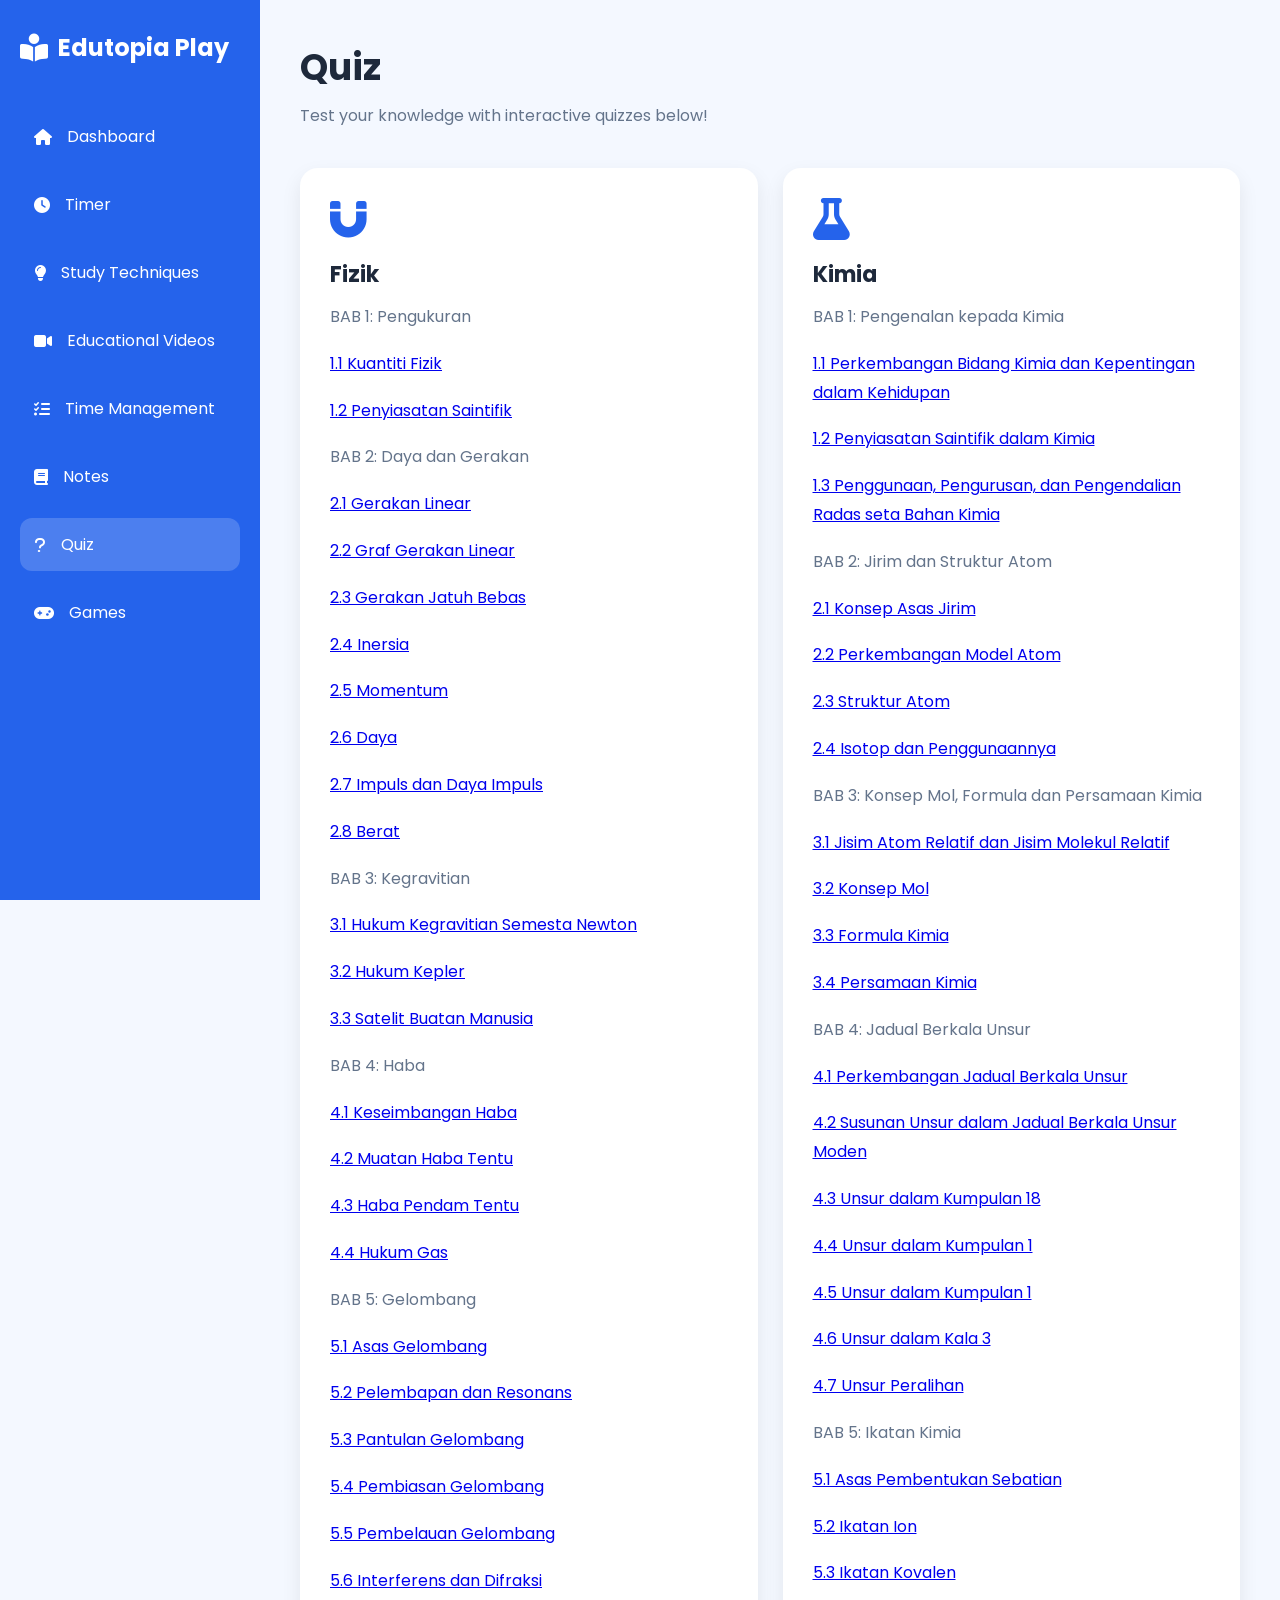
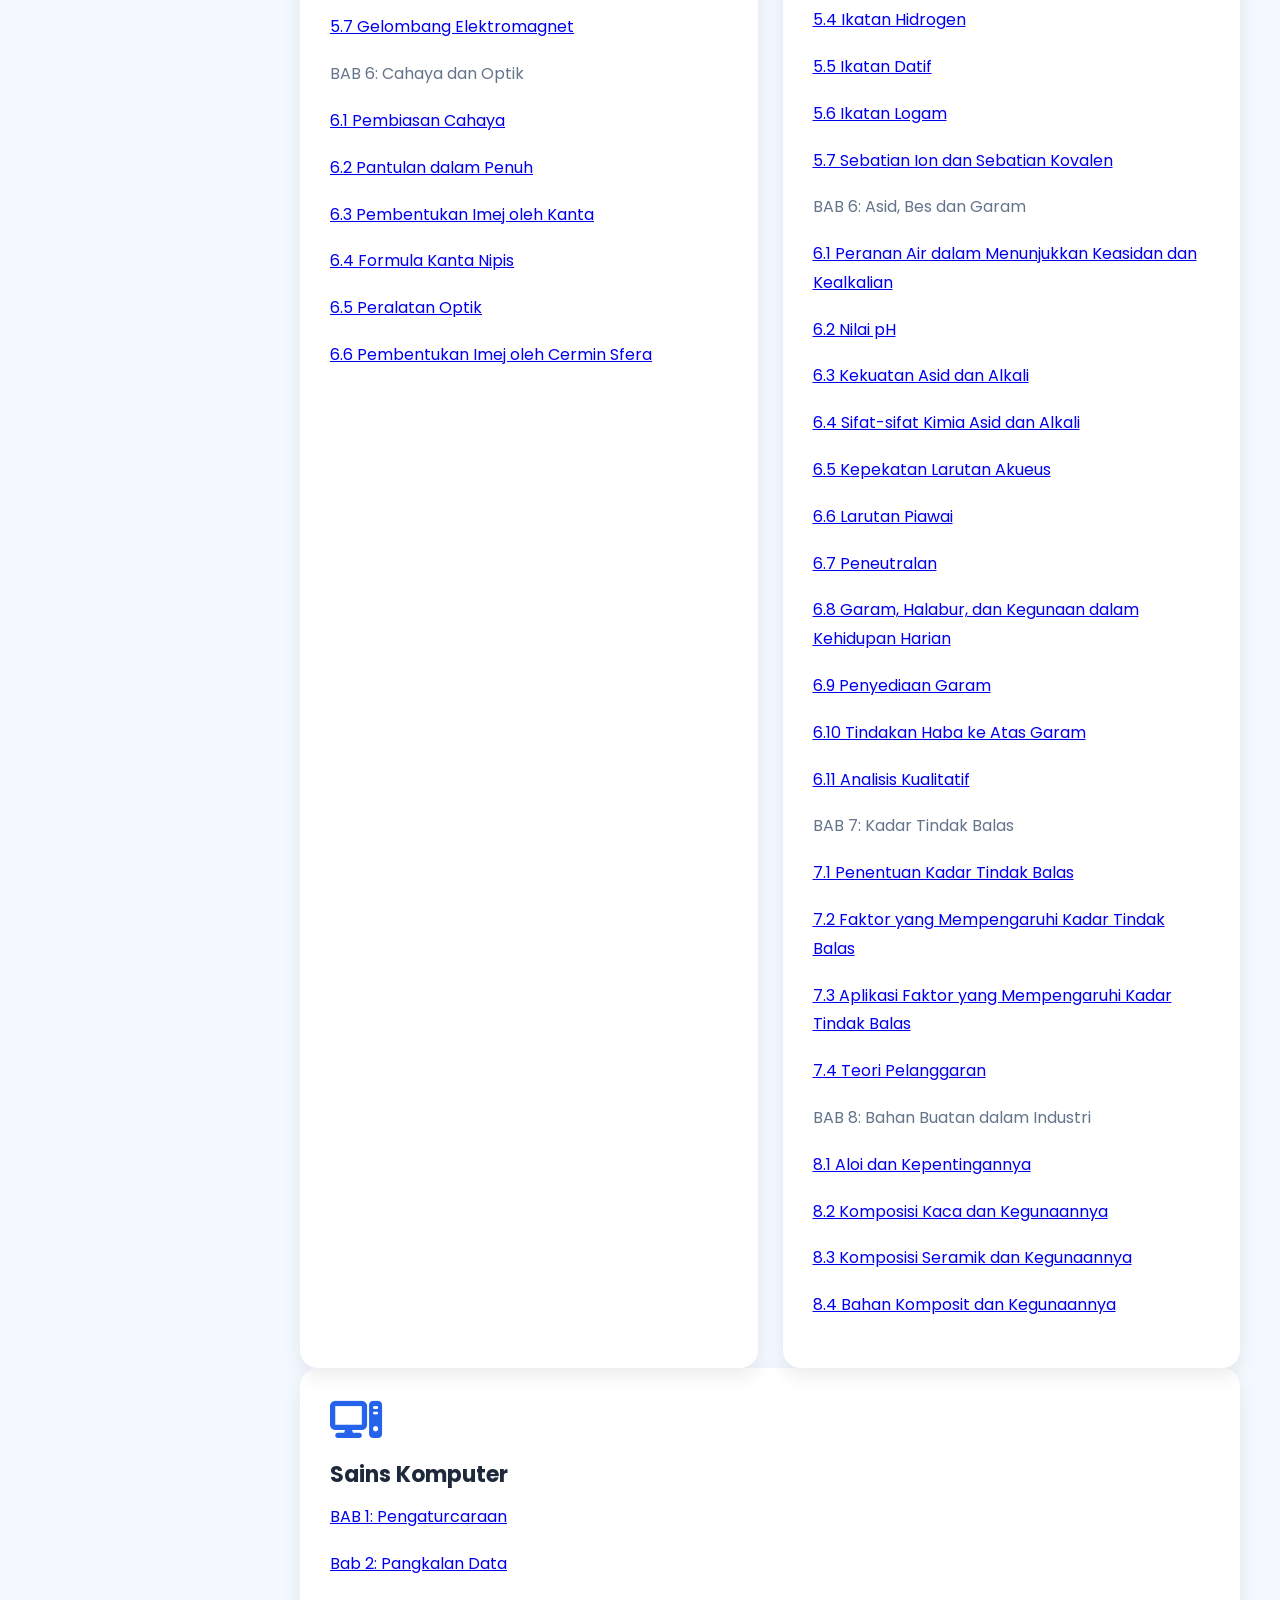
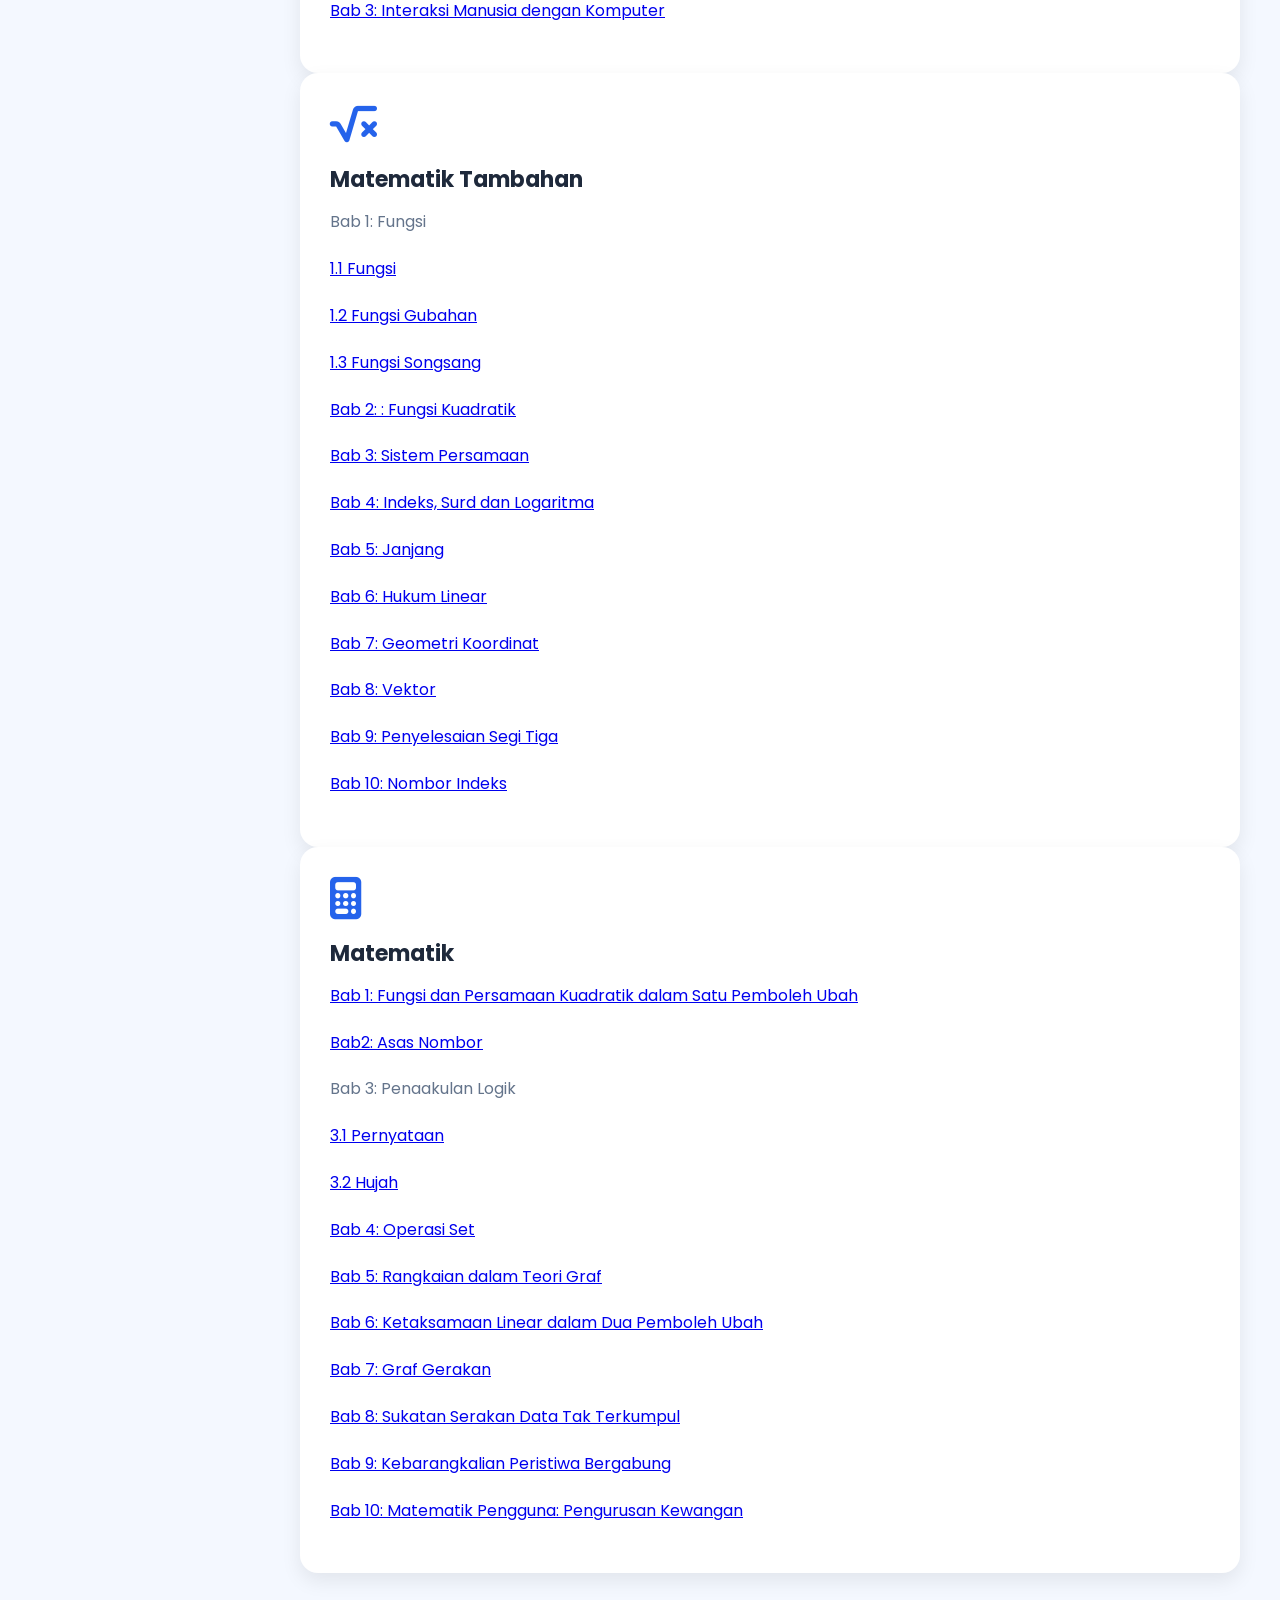
<file: quizizz.html>
<!DOCTYPE html>
<html lang="en">

<head>

    <meta charset="UTF-8">
    <meta name="viewport" content="width=device-width, initial-scale=1.0">

    <title> Edutopia Play | Quizzes</title>

    <link rel="stylesheet" href="techniques.css">

    <link href="https://fonts.googleapis.com/css2?family=Poppins:wght@300;400;500;600;700&display=swap" rel="stylesheet">

    <link rel="stylesheet"
    href="https://cdnjs.cloudflare.com/ajax/libs/font-awesome/6.5.2/css/all.min.css">

</head>

<body>

<!-- ================= SIDEBAR ================= -->

<div class="sidebar">

    <div class="logo">

        <i class="fa-solid fa-book-open-reader"></i>

        <h2>Edutopia Play</h2>

    </div>

    <ul>

        <li>
            <a href="dashboard.html">
                <i class="fa-solid fa-house"></i>
                <span>Dashboard</span>
            </a>
        </li>

        <li>
            <a href="timer.html">
                <i class="fa-solid fa-clock"></i>
                <span>Timer</span>
            </a>
        </li>

        <li>
            <a href="techniques.html">
                <i class="fa-solid fa-lightbulb"></i>
                <span>Study Techniques</span>
            </a>
        </li>

        <li>
            <a href="videos.html">
                <i class="fa-solid fa-video"></i>
                <span>Educational Videos</span>
            </a>
        </li>

        <li>
            <a href="todolist.html">
                <i class="fa-solid fa-list-check"></i>
                <span>Time Management</span>
            </a>
        </li>

        <li>
            <a href="notes.html">
                <i class="fa-solid fa-book"></i>
                <span>Notes</span>
            </a>
        </li>

        <li class="active">
            <a href="quizizz.html">
                <i class="fa-solid fa-question"></i>
                <span>Quiz</span>
            </a>
        </li>

        <li>
            <a href="game.html">
                <i class="fa-solid fa-gamepad"></i>
                <span>Games</span>
            </a>
        </li>

    </ul>

</div>

<!-- ================= MAIN ================= -->

<div class="main">

    <div class="header">

        <h1>Quiz</h1>

        <p>
            Test your knowledge with interactive quizzes below!
        </p>

    </div>

    <div class="technique-grid">

        <!-- Fizik -->
        <div class="tech-card">

            <i class="fa-solid fa-magnet"></i>

            <h2>Fizik</h2>
            <p>BAB 1: Pengukuran</p>
            <p><a href = "https://wordwall.net/ms/resource/83763876" target="_blank" class="btn">1.1 Kuantiti Fizik</a></p>
            <p><a href = "https://wordwall.net/ms/resource/54700023" target="_blank" class="btn">1.2 Penyiasatan Saintifik</a></p>

            <p>BAB 2: Daya dan Gerakan</p>
            <p><a href = "https://wayground.com/admin/quiz/5e89fc4165e140001bf1ad0a/21-gerakan-linear?source=quiz_share" target="_blank" class="btn">2.1 Gerakan Linear</a></p>
            <p><a href = "https://wordwall.net/resource/77165340" target="_blank" class="btn">2.2 Graf Gerakan Linear</a></p>
            <p><a href = "https://wordwall.net/ms/resource/31625773" target="_blank" class="btn">2.3 Gerakan Jatuh Bebas</a></p>
            <p><a href = "https://wordwall.net/resource/33696668" target="_blank" class="btn">2.4 Inersia</a></p>
            <p><a href = "https://wordwall.net/resource/23621440" target="_blank" class="btn">2.5 Momentum</a></p>
            <p><a href = " https://wordwall.net/ms/resource/108502005" target="_blank" class="btn">2.6 Daya</a></p>
            <p><a href = " https://wordwall.net/resource/66743744" target="_blank" class="btn">2.7 Impuls dan Daya Impuls</a></p>
            <p><a href = "https://wayground.com/admin/quiz/5ea6d17b3888e8001b489bd3/fizik-t4-28-berat?source=quiz_share" target="_blank" class="btn">2.8 Berat</a></p>

            <p>BAB 3: Kegravitian</p>
            <p><a href = "https://wayground.com/admin/quiz/5e9fb1f21c2c8001f698b6f/fizik-tingkatan-4-bab-31-hukum-kegravitian-semesta-newton?source=quiz_share" target="_blank" class="btn">3.1 Hukum Kegravitian Semesta Newton</a></p>
            <p><a href = "https://wayground.com/admin/quiz/5eaed46e0f4a2a001c835a1b/tugasan-fizik-t4-8-32-hukum-kepler?source=quiz_share" target="_blank" class="btn">3.2 Hukum Kepler</a></p>
            <p><a href = "https://wordwall.net/ms/resource/20344441" target="_blank" class="btn">3.3 Satelit Buatan Manusia</a></p>

            <p>BAB 4: Haba</p>
            <p><a href = "https://wayground.com/admin/quiz/5e9fb1f21c2c8001f698b6f/fizik-tingkatan-4-bab-31-hukum-kegravitian-semesta-newton?source=quiz_share" target="_blank" class="btn">4.1 Keseimbangan Haba</a></p>
            <p><a href = "https://wordwall.net/ms/resource/2957045" target="_blank" class="btn">4.2 Muatan Haba Tentu</a></p>
            <p><a href = "https://wordwall.net/ms/resource/19755707" target="_blank" class="btn">4.3 Haba Pendam Tentu</a></p>
            <p><a href = "https://wayground.com/admin/quiz/5ebe4517fdee51001b1dd586/44-hukum-gas?source=quiz_share" target="_blank" class="btn">4.4 Hukum Gas</a></p>

            <p>BAB 5: Gelombang</p>
            <p><a href = "https://wordwall.net/ms/resource/95808623" target="_blank" class="btn">5.1 Asas Gelombang</a></p>
            <p><a href = "https://wayground.com/admin/quiz/6782747581ad7f52684ddd1a/52-pelembapan-dan-resonans?source=quiz_share" target="_blank" class="btn">5.2 Pelembapan dan Resonans</a></p>
            <p><a href = "https://wordwall.net/resource/84051434" target="_blank" class="btn">5.3 Pantulan Gelombang</a></p>
            <p><a href = "https://wordwall.net/resource/95816703" target="_blank" class="btn">5.4 Pembiasan Gelombang</a></p>
            <p><a href = "https://wayground.com/admin/quiz/60eb9498c69f93001b016f2d/fizik-t4-kssm-55-pembelauan-gelombang?source=quiz_share" target="_blank" class="btn">5.5 Pembelauan Gelombang</a></p>
            <p><a href = "https://wayground.com/admin/quiz/612c254535889d002036a03a/56-interferens-gelombang?source=quiz_share" target="_blank" class="btn">5.6 Interferens dan Difraksi</a></p>
            <p><a href = " https://wayground.com/admin/quiz/67efe117bab6fa20b79b3379/57-kuiz-gelombang-elektromagnet?source=quiz_share" target="_blank" class="btn">5.7 Gelombang Elektromagnet</a></p>

            <p>BAB 6: Cahaya dan Optik</p>
            <p><a href = "https://wordwall.net/ms/resource/95808623" target="_blank" class="btn">6.1 Pembiasan Cahaya</a></p>
            <p><a href = "https://wayground.com/admin/quiz/6782747581ad7f52684ddd1a/52-pelembapan-dan-resonans?source=quiz_share" target="_blank" class="btn">6.2 Pantulan dalam Penuh</a></p>
            <p><a href = "https://wordwall.net/resource/84051434" target="_blank" class="btn">6.3 Pembentukan Imej oleh Kanta</a></p>
            <p><a href = "https://wordwall.net/resource/95816703" target="_blank" class="btn">6.4 Formula Kanta Nipis</a></p>
            <p><a href = "https://wayground.com/admin/quiz/60eb9498c69f93001b016f2d/fizik-t4-kssm-55-pembelauan-gelombang?source=quiz_share" target="_blank" class="btn">6.5 Peralatan Optik</a></p>
            <p><a href = "https://wayground.com/admin/quiz/612c254535889d002036a03a/56-interferens-gelombang?source=quiz_share" target="_blank" class="btn">6.6 Pembentukan Imej oleh Cermin Sfera</a></p>

        </div>
        <!-- Kimia -->

        <div class="tech-card">

            <i class="fa-solid fa-flask"></i>

            <h2>Kimia</h2>

            <p>BAB 1: Pengenalan kepada Kimia</p>
            <p><a href = "https://share.google.com/BKoNLp0LIpeH56Z1L" target="_blank" class="btn">1.1 Perkembangan Bidang Kimia dan Kepentingan dalam Kehidupan</a></p>
            <p><a href = "https://share.google/WPQSp4givbJzqRqeO" target="_blank" class="btn">1.2 Penyiasatan Saintifik dalam Kimia</a></p>
            <p><a href = "https://share.google/s6Dsz4oO7bxqJH1S8" target="_blank" class="btn">1.3 Penggunaan, Pengurusan, dan Pengendalian Radas seta Bahan Kimia</a></p>

            <p>BAB 2: Jirim dan Struktur Atom</p>
            <p><a href = "https://share.google/IGoYKCU0hKXd0ndjO" target="_blank" class="btn">2.1 Konsep Asas Jirim</a></p>
            <p><a href = "https://share.google/b0JZhGAj0WO9HFgU0" target="_blank" class="btn">2.2 Perkembangan Model Atom</a></p>
            <p><a href = "https://share.google/iHYq9ijJ0jVv82ROm" target="_blank" class="btn">2.3 Struktur Atom</a></p>
            <p><a href = "https://share.google/j6HZOtMsi9VK4xAh4" target="_blank" class="btn">2.4 Isotop dan Penggunaannya</a></p>

            <p>BAB 3: Konsep Mol, Formula dan Persamaan Kimia</p>
            <p><a href = "https://share.google/4L8m6TrRrRUl7bY7r" target="_blank" class="btn">3.1 Jisim Atom Relatif dan Jisim Molekul Relatif</a></p>
            <p><a href = "https://share.google/VQbrsTjjcGFbN62wv" target="_blank" class="btn">3.2 Konsep Mol</a></p>
            <p><a href = "https://share.google/8dsFXFZYuGWzAdlJX" target="_blank" class="btn">3.3 Formula Kimia</a></p>
            <p><a href = "https://share.google/EmCHBBRdJQ1xOU5CP" target="_blank" class="btn">3.4 Persamaan Kimia</a></p>

            <p>BAB 4: Jadual Berkala Unsur</p>
            <p><a href = "https://share.google/8VJwt0LGsLS8ixJ5x" target="_blank" class="btn">4.1 Perkembangan Jadual Berkala Unsur</a></p>
            <p><a href = "https://share.google/BZ56mWO1uS4tq0jvJ" target="_blank" class="btn">4.2 Susunan Unsur dalam Jadual Berkala Unsur Moden</a></p>
            <p><a href = "https://share.google/deAYveaVZhZPrpUbD" target="_blank" class="btn">4.3 Unsur dalam Kumpulan 18</a></p>
            <p><a href = "https://share.google/oF1T7ZOK3tQ7aRsDV" target="_blank" class="btn">4.4 Unsur dalam Kumpulan 1</a></p>
            <p><a href = "https://share.google/eGPfxQ4cXIYgzc1FQ" target="_blank" class="btn">4.5 Unsur dalam Kumpulan 1</a></p>
            <p><a href = "https://share.google/elRVH53EYFuUEUhZb" target="_blank" class="btn">4.6 Unsur dalam Kala 3</a></p>
            <p><a href = "https://share.google/1VynUDzF10CTR7Pe0" target="_blank" class="btn">4.7 Unsur Peralihan</a></p>

            <p>BAB 5: Ikatan Kimia</p>
            <p><a href = "https://share.google/brYglefVEauCuslVq" target="_blank" class="btn">5.1 Asas Pembentukan Sebatian</a></p>
            <p><a href = "https://share.google/5zn1v99qAn8WXzQ8n" target="_blank" class="btn">5.2 Ikatan Ion</a></p>
            <p><a href = "https://share.google/7O72myCFSSXL0NWYs" target="_blank" class="btn">5.3 Ikatan Kovalen</a></p>
            <p><a href = "https://share.google/11qog9eUu3sPseQFv" target="_blank" class="btn">5.4 Ikatan Hidrogen</a></p>
            <p><a href = "https://share.google/raDnz6OTGLkkrLcpu" target="_blank" class="btn">5.5 Ikatan Datif</a></p>
            <p><a href = "https://share.google/gG7Jw0L2egqPQktD7" target="_blank" class="btn">5.6 Ikatan Logam</a></p>
            <p><a href = "https://share.google/hw1lcI3oBxtKM6FeB" target="_blank" class="btn">5.7 Sebatian Ion dan Sebatian Kovalen</a></p>

            <p>BAB 6: Asid, Bes dan Garam</p>
            <p><a href = "https://share.google/bXh8r6VW2W9cU8emR" target="_blank" class="btn">6.1 Peranan Air dalam Menunjukkan Keasidan dan Kealkalian</a></p>
            <p><a href = "https://share.google/b995uUrEjM0QOC0h3" target="_blank" class="btn">6.2 Nilai pH</a></p>
            <p><a href = "https://share.google/K19PiK75TIGV2lK3D" target="_blank" class="btn">6.3 Kekuatan Asid dan Alkali</a></p>
            <p><a href = "https://share.google/iWA0ouB4VDDF8IFmq" target="_blank" class="btn">6.4 Sifat-sifat Kimia Asid dan Alkali</a></p>
            <p><a href = "https://share.google/CNBIvDx4NisQbA0HE" target="_blank" class="btn">6.5 Kepekatan Larutan Akueus</a></p>
            <p><a href = "https://share.google/oLGtvrdApBOLAB3ZS" target="_blank" class="btn">6.6 Larutan Piawai</a></p>
            <p><a href = "https://share.google/Yf8nTlW9s52Fxdi2h" target="_blank" class="btn">6.7 Peneutralan</a></p>
            <p><a href = "https://share.google/CAJSPgBCGt18kOw7f" target="_blank" class="btn">6.8 Garam, Halabur, dan Kegunaan dalam Kehidupan Harian</a></p>
            <p><a href = "https://share.google/qtwyoSA16jxswbDEH" target="_blank" class="btn">6.9 Penyediaan Garam</a></p>
            <p><a href = "https://share.google/m87nlqf4I8Rw39P3x" target="_blank" class="btn">6.10 Tindakan Haba ke Atas Garam</a></p>
            <p><a href = "https://share.google/L7qSoY8DzuEyQYn7E" target="_blank" class="btn">6.11 Analisis Kualitatif</a></p>

            <p>BAB 7: Kadar Tindak Balas</p>
            <p><a href = "https://share.google/cgeL96YlhyhjmF1Ho" target="_blank" class="btn">7.1 Penentuan Kadar Tindak Balas</a></p>
            <p><a href = "https://share.google/H1I0uaCRvuTyhwrSM" target="_blank" class="btn">7.2 Faktor yang Mempengaruhi Kadar Tindak Balas</a></p>
            <p><a href = "https://share.google/PMnYkOfDzZPeBkqsI" target="_blank" class="btn">7.3 Aplikasi Faktor yang Mempengaruhi Kadar Tindak Balas</a></p>
            <p><a href = "https://share.google/m4BfgvRRil34CArio" target="_blank" class="btn">7.4 Teori Pelanggaran</a></p>

            <p>BAB 8: Bahan Buatan dalam Industri</p>
            <p><a href = "https://share.google/uIjsksYU7Il6jzIfc" target="_blank" class="btn">8.1 Aloi dan Kepentingannya</a></p>
            <p><a href = "https://share.google/nndB3WaD54R8rmK2e" target="_blank" class="btn">8.2 Komposisi Kaca dan Kegunaannya</a></p>
            <p><a href = "https://share.google/25yIko8tzzZZlFDwV" target="_blank" class="btn">8.3 Komposisi Seramik dan Kegunaannya</a></p>
            <p><a href = "https://share.google/97SeLSvrhSfUIwAq0" target="_blank" class="btn">8.4 Bahan Komposit dan Kegunaannya</a></p>

        </div>

        </div>

        <!-- Sains Komputer -->

        <div class="tech-card">

            <i class="fa-solid fa-computer"></i>

            <h2>Sains Komputer</h2>
            <p><a href="https://wayground.com/admin/quiz/58ffe8ed3635b511003fcca1/sains-komputer-tingkatan-4-bab1" target="_blank" class="btn">BAB 1: Pengaturcaraan</a></p>
            <p><a href="https://wayground.com/admin/quiz/5fd0160b2e442a001e4afc31/sains-komputer-ting-4-bab-2-pangkalan-data" target="_blank" class="btn">Bab 2: Pangkalan Data</a></p>
            <p><a href="https://wayground.com/admin/quiz/610f77b92371ca001bc3a2eb/sains-komputer-t4-bab-3" target="_blank" class="btn">Bab 3: Interaksi Manusia dengan Komputer</a></p>
    

        </div>

        <!-- Matematik Tambahan -->

        <div class="tech-card">

            <i class="fa-solid fa-square-root-variable"></i>

            <h2>Matematik Tambahan</h2>

            <p>Bab 1: Fungsi</p>
            <p><a href="https://online.anyflip.com/iyhfv/oguc/mobile/index.html" target="_blank" class="btn">1.1 Fungsi</a></p>
            <p><a href="https://www.scribd.com/document/657192546/BAB-1-FUNGSI-1-2-FUNGSI-GUBAHAN-LATIHAN-INTENSIF-1-2" target="_blank" class="btn">1.2 Fungsi Gubahan</a></p>
            <p><a href="https://www.scribd.com/document/679660020/1-3-Fungsi-Songsang-2020" target="_blank" class="btn">1.3 Fungsi Songsang</a></p>

            <p><a href="https://online.anyflip.com/iyhfv/fftf/mobile/index.html" target="_blank" class="btn">Bab 2: : Fungsi Kuadratik</a></p>
            
            <p><a href="https://online.anyflip.com/iyhfv/mhru/mobile/index.html" target="_blank" class="btn">Bab 3: Sistem Persamaan</a></p>
            
            <p><a href="https://www.scribd.com/document/718713369/T4-BAB-4-INDEKS-SURD-DAN-LOGARTITMA-MODUL-BLUE-DIAMOND" target="_blank" class="btn">Bab 4: Indeks, Surd dan Logaritma</a></p>         

            <p><a href="https://www.scribd.com/document/583510648/BAB-5-JANJANG-MT-T4" target="_blank" class="btn">Bab 5: Janjang</a></p>         

            <p><a href="https://www.scribd.com/document/628266314/matematik-tambahan-tingkatan-4-bab-6" target="_blank" class="btn">Bab 6: Hukum Linear</a></p>

            <p><a href="https://www.scribd.com/document/854796031/731043463-t4-Bab-7-Geometri-Koordinat-Modul-Blue-Diamond" target="_blank" class="btn">Bab 7: Geometri Koordinat</a></p>

            <p><a href="https://www.scribd.com/document/744265431/PRAKTIS-ADDMATH-BAB-8-T4" target="_blank" class="btn">Bab 8: Vektor</a></p>

            <p><a href="https://www.scribd.com/document/681995361/t4-Bab-9-Penyelesaian-Segi-Tiga-Modul-Blue-Diamond" target="_blank" class="btn">Bab 9: Penyelesaian Segi Tiga</a></p>

            <p><a href="https://www.scribd.com/document/750798753/ADDMATH-FORM-4-BAB-10-MODUL-INDEX-NUMBER" target="_blank" class="btn">Bab 10: Nombor Indeks</a></p>
        </div>

        <!-- Matematik -->

        <div class="tech-card">

            <i class="fa-solid fa-calculator"></i>

            <h2>Matematik</h2>
            <p><a href="https://www.scribd.com/document/530016702/PBD-MATE-T4-bab-1" target="_blank" class="btn">Bab 1: Fungsi dan Persamaan Kuadratik dalam Satu Pemboleh Ubah</a></p>

            <p><a href="https://www.scribd.com/document/653769722/Math-Form-4-Bab-2-Latihan-Asas-Nombor-Part-2" target="_blank" class="btn">Bab2: Asas Nombor</a></p>

            <p>Bab 3: Penaakulan Logik</p>
            <p><a href="https://www.scribd.com/document/575627904/Matematik-Tingkatan-4-KSSM-Bab-3-Penaakulan" target="_blank" class="btn">3.1 Pernyataan</a></p>
            <p><a href="https://www.scribd.com/document/910199491/Latihan-Bab-3-2-Mt-t4" target="_blank" class="btn">3.2 Hujah</a></p>

            <p><a href="https://www.scribd.com/document/531160867/PBD-MATE-T4-bab-4" target="_blank" class="btn">Bab 4: Operasi Set</a></p>

            <p><a href="https://www.scribd.com/document/516559190/5-6240228778304340959" target="_blank" class="btn">Bab 5: Rangkaian dalam Teori Graf</a></p>

            <p><a href="https://www.scribd.com/document/670673882/Bab-6-Ketaksamaan-Linear-Dalam-Dua-Pemboleh-Ubah" target="_blank" class="btn">Bab 6: Ketaksamaan Linear dalam Dua Pemboleh Ubah</a></p>

            <p><a href="https://www.scribd.com/document/522966944/MATH-BAB-7-GRAF-GERAKAN-T4" target="_blank" class="btn">Bab 7: Graf Gerakan</a></p>

            <p><a href="https://www.scribd.com/document/522228893/LATIHAN-BAB-8-SUKATAN-SERAKAN-DATA-TAK-TERKUMPUL" target="_blank" class="btn">Bab 8: Sukatan Serakan Data Tak Terkumpul</a></p>

            <p><a href="https://www.scribd.com/document/882384922/PBD-MATE-T4-bab-9" target="_blank" class="btn">Bab 9: Kebarangkalian Peristiwa Bergabung</a></p>


            <p><a href="https://www.scribd.com/document/765954583/Bab-10-Matematik-Pengguna-Pengurusan-Kewangan" target="_blank" class="btn">Bab 10: Matematik Pengguna: Pengurusan Kewangan</a></p>

        </div>

<!-- Modal -->

<div class="modal" id="techModal">

    <div class="modal-content">

        <span class="close">&times;</span>

        <h2 id="modalTitle"></h2>

        <div id="modalBody"></div>

    </div>

</div>

<script src="techniques.js"></script>

</body>

</html>
</file>
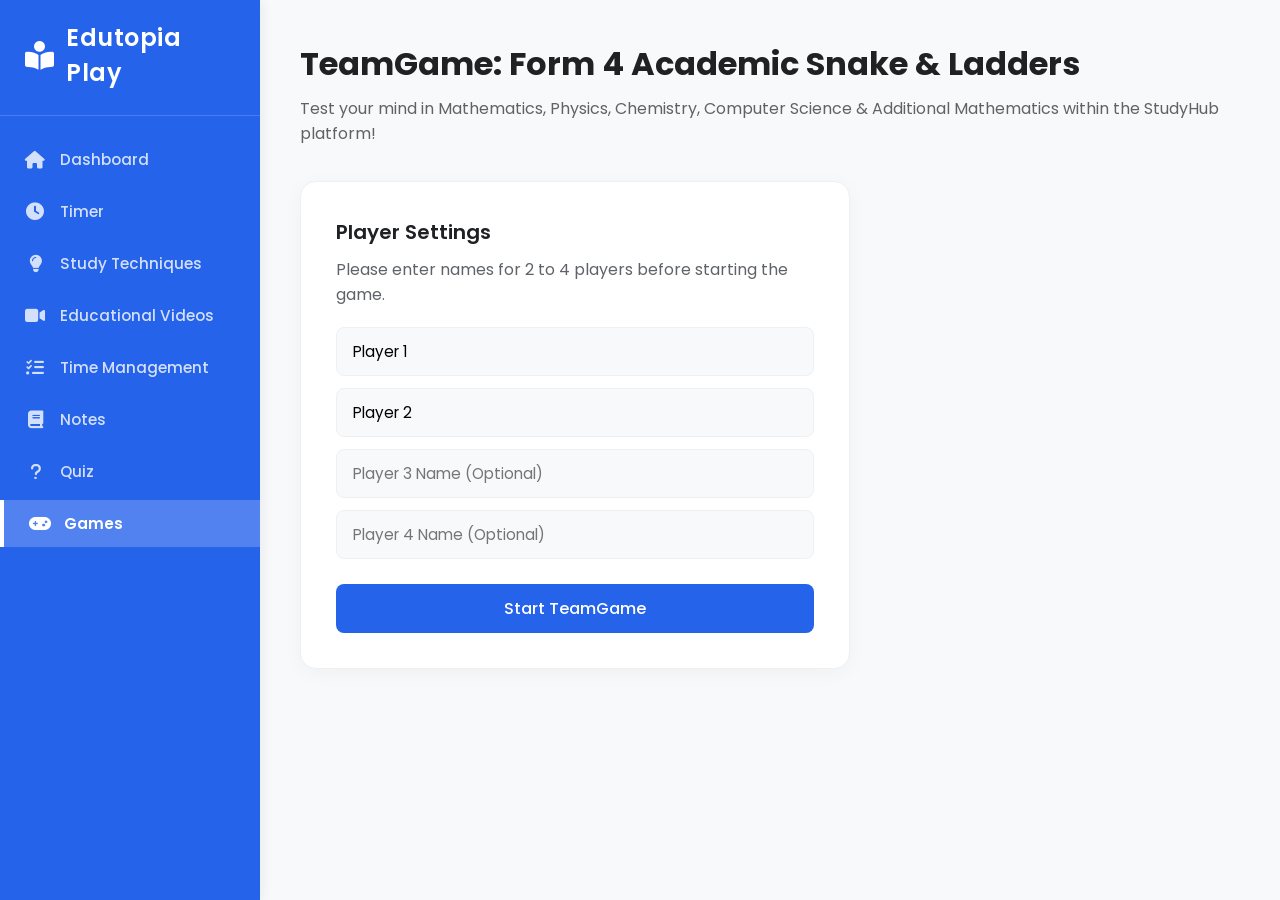
<file: teamgame.html>
<!DOCTYPE html>
<html lang="en">
<head>
    <meta charset="UTF-8">
    <meta name="viewport" content="width=device-width, initial-scale=1.0">
    <title>TeamGame - Form 4 Academic Snake & Ladders | Edutopia Play</title>
    <link rel="stylesheet" href="teamgame.css">
    <link href="https://fonts.googleapis.com/css2?family=Poppins:wght@300;400;500;600;700&display=swap" rel="stylesheet">
    <link rel="stylesheet" href="https://cdnjs.cloudflare.com/ajax/libs/font-awesome/6.5.2/css/all.min.css">
</head>
<body>

    <!-- ================= STUDYHUB SIDEBAR ================= -->
    <div class="sidebar">
        <div class="logo">
            <i class="fa-solid fa-book-open-reader"></i>
            <h2>Edutopia Play</h2>
        </div>
        <ul>
            <li>
                <a href="dashboard.html">
                    <i class="fa-solid fa-house"></i>
                    <span>Dashboard</span>
                </a>
            </li>
            <li>
                <a href="timer.html">
                    <i class="fa-solid fa-clock"></i>
                    <span>Timer</span>
                </a>
            </li>
            <li>
                <a href="techniques.html">
                    <i class="fa-solid fa-lightbulb"></i>
                    <span>Study Techniques</span>
                </a>
            </li>
            <li>
                <a href="videos.html">
                    <i class="fa-solid fa-video"></i>
                    <span>Educational Videos</span>
                </a>
            </li>
            <li>
                <a href="todolist.html">
                    <i class="fa-solid fa-list-check"></i>
                    <span>Time Management</span>
                </a>
            </li>
            <li>
                <a href="notes.html">
                    <i class="fa-solid fa-book"></i>
                    <span>Notes</span>
                </a>
            </li>
            <li>
                <a href="quizizz.html">
                    <i class="fa-solid fa-question"></i>
                    <span>Quiz</span>
                </a>
            </li>
            <li class="active">
                <a href="game.html">
                    <i class="fa-solid fa-gamepad"></i>
                    <span>Games</span>
                </a>
            </li>
        </ul>
    </div>

    <!-- ================= MAIN GAME CONTENT ================= -->
    <div class="main">
        <div class="header">
            <h1>TeamGame: Form 4 Academic Snake & Ladders</h1>
            <p>Test your mind in Mathematics, Physics, Chemistry, Computer Science & Additional Mathematics within the StudyHub platform!</p>
        </div>

        <!-- Player Registration Screen (2-4 People) -->
        <div id="setup-screen" class="tech-card setup-card">
            <h2>Player Settings</h2>
            <p style="margin-bottom: 20px; color: #5f6368;">Please enter names for 2 to 4 players before starting the game.</p>
            <div id="player-inputs">
                <input type="text" id="player1" placeholder="Player 1 Name" value="Player 1">
                <input type="text" id="player2" placeholder="Player 2 Name" value="Player 2">
                <input type="text" id="player3" placeholder="Player 3 Name (Optional)" value="">
                <input type="text" id="player4" placeholder="Player 4 Name (Optional)" value="">
            </div>
            <button id="start-game-btn" onclick="startGame()">Start TeamGame</button>
        </div>

        <!-- Main Game Board & Control Panel Display -->
        <div class="main-content hidden" id="game-main-content">
            <div class="board-wrapper">
                <div id="board" class="grid-board">
                    <!-- Board tiles are dynamically generated via JavaScript -->
                </div>
            </div>

            <!-- Game Sidebar Panel -->
            <div class="sidebar-game">
                <div class="scoreboard tech-card">
                    <h2>Player Status</h2>
                    <ul id="player-list">
                        <!-- Player status list -->
                    </ul>
                </div>

                <div class="dice-section tech-card">
                    <h3>Current Turn: <span id="current-player-name">-</span></h3>
                    <div class="dice-display" id="dice-value">🎲 -</div>
                    <button id="roll-btn" onclick="rollDice()">Roll Dice</button>
                </div>
            </div>
        </div>
    </div>

    <!-- Academic Quiz Question Modal / Dialog Box -->
    <div id="quiz-modal" class="modal hidden">
        <div class="modal-content">
            <div class="modal-header">
                <span id="subject-badge" class="badge">Subject</span>
                <span id="quiz-timer">Time: <span id="time-left">30</span>s</span>
            </div>
            <h3 id="question-text">Questions will be displayed here...</h3>
            <div class="options-container" id="options-container">
                <!-- Answer options A, B, C, D -->
            </div>
            <div id="feedback-message" class="hidden"></div>
        </div>
    </div>

    <script src="teamgame.js"></script>
</body>
</html>
</file>
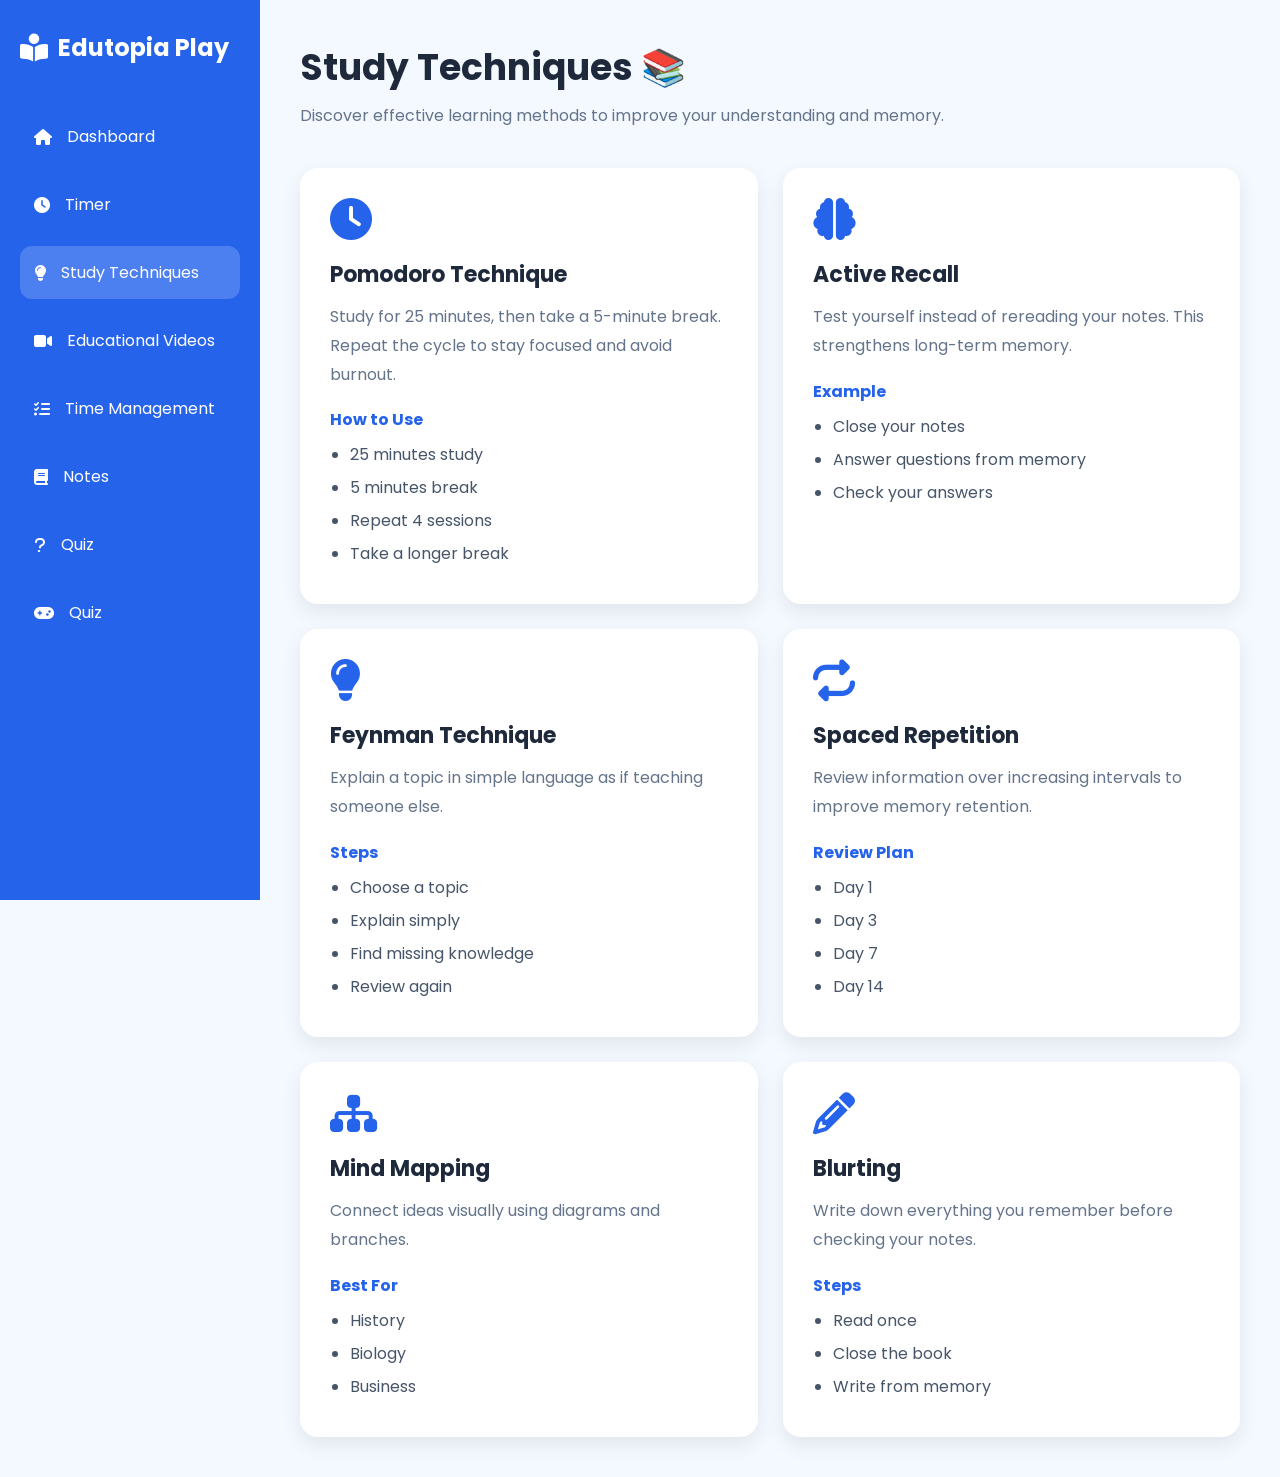
<file: techniques.html>
<!DOCTYPE html>
<html lang="en">

<head>

    <meta charset="UTF-8">
    <meta name="viewport" content="width=device-width, initial-scale=1.0">

    <title>Edutopia Play | Study Techniques</title>

    <link rel="stylesheet" href="techniques.css">

    <link href="https://fonts.googleapis.com/css2?family=Poppins:wght@300;400;500;600;700&display=swap" rel="stylesheet">

    <link rel="stylesheet"
    href="https://cdnjs.cloudflare.com/ajax/libs/font-awesome/6.5.2/css/all.min.css">

</head>

<body>

<!-- ================= SIDEBAR ================= -->


<div class="sidebar">

    <div class="logo">

        <i class="fa-solid fa-book-open-reader"></i>

        <h2>Edutopia Play</h2>

    </div>

    <ul>

        <li>
            <a href="dashboard.html">
                <i class="fa-solid fa-house"></i>
                <span>Dashboard</span>
            </a>
        </li>

        <li>
            <a href="timer.html">
                <i class="fa-solid fa-clock"></i>
                <span>Timer</span>
            </a>
        </li>

        <li  class="active">
            <a href="techniques.html">
                <i class="fa-solid fa-lightbulb"></i>
                <span>Study Techniques</span>
            </a>
        </li>

        <li>
            <a href="videos.html">
                <i class="fa-solid fa-video"></i>
                <span>Educational Videos</span>
            </a>
        </li>

        <li>
            <a href="todolist.html">
                <i class="fa-solid fa-list-check"></i>
                <span>Time Management</span>
            </a>
        </li>

        <li>
            <a href="notes.html">
                <i class="fa-solid fa-book"></i>
                <span>Notes</span>
            </a>
        </li>

        <li>
            <a href="quizizz.html">
                <i class="fa-solid fa-question"></i>
                <span>Quiz</span>
            </a>
        </li>
        <li>
            <a href="quizizz.html">
                <i class="fa-solid fa-gamepad"></i>
                <span>Quiz</span>
            </a>
        </li>

    </ul>

</div>

<!-- ================= MAIN ================= -->

<div class="main">

    <div class="header">

        <h1>Study Techniques 📚</h1>

        <p>
            Discover effective learning methods to improve your understanding and memory.
        </p>

    </div>

    <div class="technique-grid">

        <!-- Pomodoro -->

        <div class="tech-card">

            <i class="fa-solid fa-clock"></i>

            <h2>Pomodoro Technique</h2>

            <p>
                Study for 25 minutes, then take a 5-minute break.
                Repeat the cycle to stay focused and avoid burnout.
            </p>

            <h4>How to Use</h4>

            <ul>

                <li>25 minutes study</li>
                <li>5 minutes break</li>
                <li>Repeat 4 sessions</li>
                <li>Take a longer break</li>

            </ul>

        </div>

        <!-- Active Recall -->

        <div class="tech-card">

            <i class="fa-solid fa-brain"></i>

            <h2>Active Recall</h2>

            <p>
                Test yourself instead of rereading your notes.
                This strengthens long-term memory.
            </p>

            <h4>Example</h4>

            <ul>

                <li>Close your notes</li>
                <li>Answer questions from memory</li>
                <li>Check your answers</li>

            </ul>

        </div>

        <!-- Feynman -->

        <div class="tech-card">

            <i class="fa-solid fa-lightbulb"></i>

            <h2>Feynman Technique</h2>

            <p>
                Explain a topic in simple language as if teaching someone else.
            </p>

            <h4>Steps</h4>

            <ul>

                <li>Choose a topic</li>
                <li>Explain simply</li>
                <li>Find missing knowledge</li>
                <li>Review again</li>

            </ul>

        </div>

        <!-- Spaced Repetition -->

        <div class="tech-card">

            <i class="fa-solid fa-repeat"></i>

            <h2>Spaced Repetition</h2>

            <p>
                Review information over increasing intervals to improve memory retention.
            </p>

            <h4>Review Plan</h4>

            <ul>

                <li>Day 1</li>
                <li>Day 3</li>
                <li>Day 7</li>
                <li>Day 14</li>

            </ul>

        </div>

        <!-- Mind Mapping -->

        <div class="tech-card">

            <i class="fa-solid fa-sitemap"></i>

            <h2>Mind Mapping</h2>

            <p>
                Connect ideas visually using diagrams and branches.
            </p>

            <h4>Best For</h4>

            <ul>

                <li>History</li>
                <li>Biology</li>
                <li>Business</li>

            </ul>

        </div>

        <!-- Blurting -->

        <div class="tech-card">

            <i class="fa-solid fa-pencil"></i>

            <h2>Blurting</h2>

            <p>
                Write down everything you remember before checking your notes.
            </p>

            <h4>Steps</h4>

            <ul>

                <li>Read once</li>
                <li>Close the book</li>
                <li>Write from memory</li>

            </ul>

        </div>

    </div>

</div>
<!-- Modal -->

<div class="modal" id="techModal">

    <div class="modal-content">

        <span class="close">&times;</span>

        <h2 id="modalTitle"></h2>

        <div id="modalBody"></div>

    </div>

</div>

<script src="techniques.js"></script>

</body>

</html>
</file>
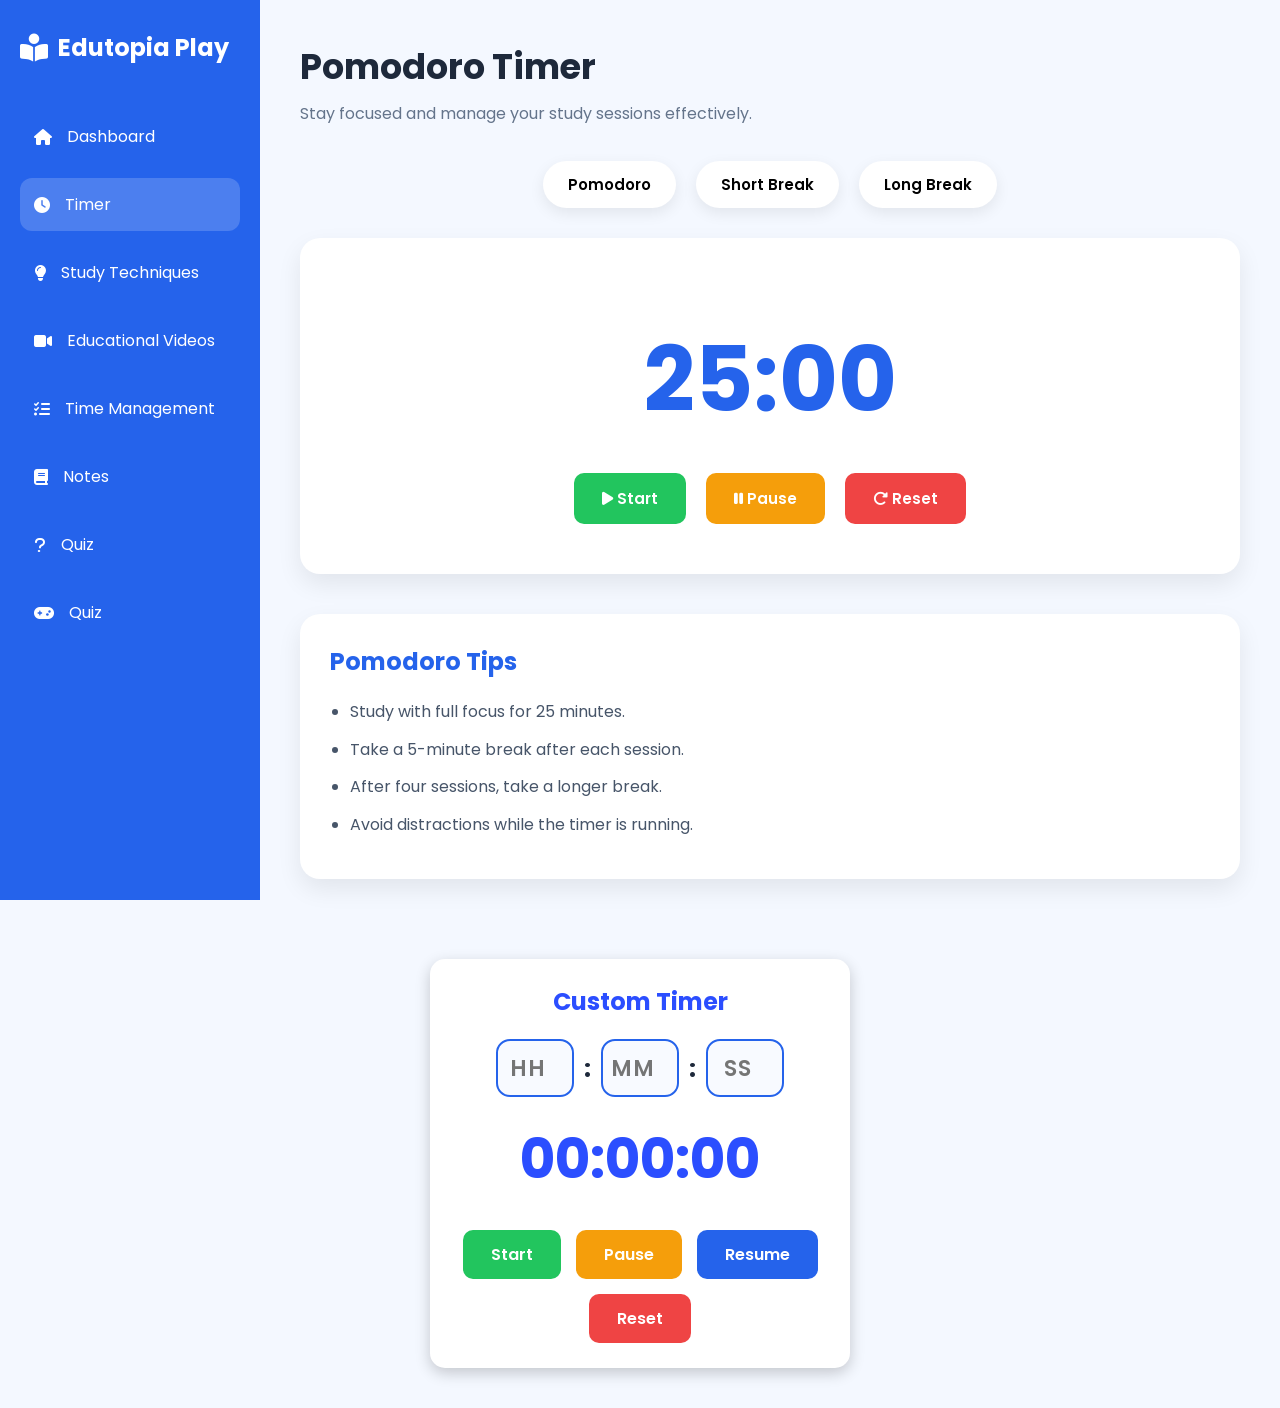
<file: timer.html>
<!DOCTYPE html>
<html lang="en">
<head>

    <meta charset="UTF-8">
    <meta name="viewport" content="width=device-width, initial-scale=1.0">

    <title>Edutopia Play | Timer</title>

    <link rel="stylesheet" href="timer.css">

    <link href="https://fonts.googleapis.com/css2?family=Poppins:wght@300;400;500;600;700&display=swap" rel="stylesheet">

    <link rel="stylesheet"
    href="https://cdnjs.cloudflare.com/ajax/libs/font-awesome/6.5.2/css/all.min.css">

</head>

<body>

<!-- ================= SIDEBAR ================= -->

<div class="sidebar">

    <div class="logo">

        <i class="fa-solid fa-book-open-reader"></i>

        <h2>Edutopia Play</h2>

    </div>

    <ul>

        <li>
            <a href="dashboard.html">
                <i class="fa-solid fa-house"></i>
                <span>Dashboard</span>
            </a>
        </li>

        <li class="active">
            <a href="timer.html">
                <i class="fa-solid fa-clock"></i>
                <span>Timer</span>
            </a>
        </li>

        <li>
            <a href="techniques.html">
                <i class="fa-solid fa-lightbulb"></i>
                <span>Study Techniques</span>
            </a>
        </li>

        <li>
            <a href="videos.html">
                <i class="fa-solid fa-video"></i>
                <span>Educational Videos</span>
            </a>
        </li>

        <li>
            <a href="todolist.html">
                <i class="fa-solid fa-list-check"></i>
                <span>Time Management</span>
            </a>
        </li>

        <li>
            <a href="notes.html">
                <i class="fa-solid fa-book"></i>
                <span>Notes</span>
            </a>
        </li>

        <li>
            <a href="quizizz.html">
                <i class="fa-solid fa-question"></i>
                <span>Quiz</span>
            </a>
        </li>

        <li>
            <a href="quizizz.html">
                <i class="fa-solid fa-gamepad"></i>
                <span>Quiz</span>
            </a>
        </li>

    </ul>

</div>

<!-- ================= MAIN ================= -->

<div class="main">

    <div class="header">

        <h1>Pomodoro Timer</h1>

        <p>
            Stay focused and manage your study sessions effectively.
        </p>

    </div>

    <!-- Timer Mode -->

    <div class="mode-buttons">

        <button id="pomodoroBtn">Pomodoro</button>

        <button id="shortBtn">Short Break</button>

        <button id="longBtn">Long Break</button>

    </div>

    <!-- Timer Card -->

    <div class="timer-card">

        <h1 id="time">25:00</h1>

        <div class="timer-buttons">

            <button id="startBtn">

                <i class="fa-solid fa-play"></i>

                Start

            </button>

            <button id="pauseBtn">

                <i class="fa-solid fa-pause"></i>

                Pause

            </button>

            <button id="resetBtn">

                <i class="fa-solid fa-rotate-right"></i>

                Reset

            </button>

        </div>

    </div>

    <!-- Tips -->

    <div class="tips">

        <h2>Pomodoro Tips</h2>

        <ul>

            <li>Study with full focus for 25 minutes.</li>

            <li>Take a 5-minute break after each session.</li>

            <li>After four sessions, take a longer break.</li>

            <li>Avoid distractions while the timer is running.</li>

        </ul>

    </div>

</div>

<div class="custom-timer">
    <h2>Custom Timer</h2>

    <div class="time-input">
        <input type="number" id="hours" placeholder="HH" min="0" max="23">
        <span>:</span>

        <input type="number" id="minutes" placeholder="MM" min="0" max="59">
        <span>:</span>

        <input type="number" id="seconds" placeholder="SS" min="0" max="59">
    </div>

    <h1 id="customDisplay">00:00:00</h1>

    <div class="buttons">
        <button onclick="startCustomTimer()">Start</button>
        <button onclick="pauseCustomTimer()">Pause</button>
        <button onclick="resumeCustomTimer()">Resume</button>
        <button onclick="resetCustomTimer()">Reset</button>
    </div>
</div>

<script src="timer.js"></script>

</body>
</html>
</file>
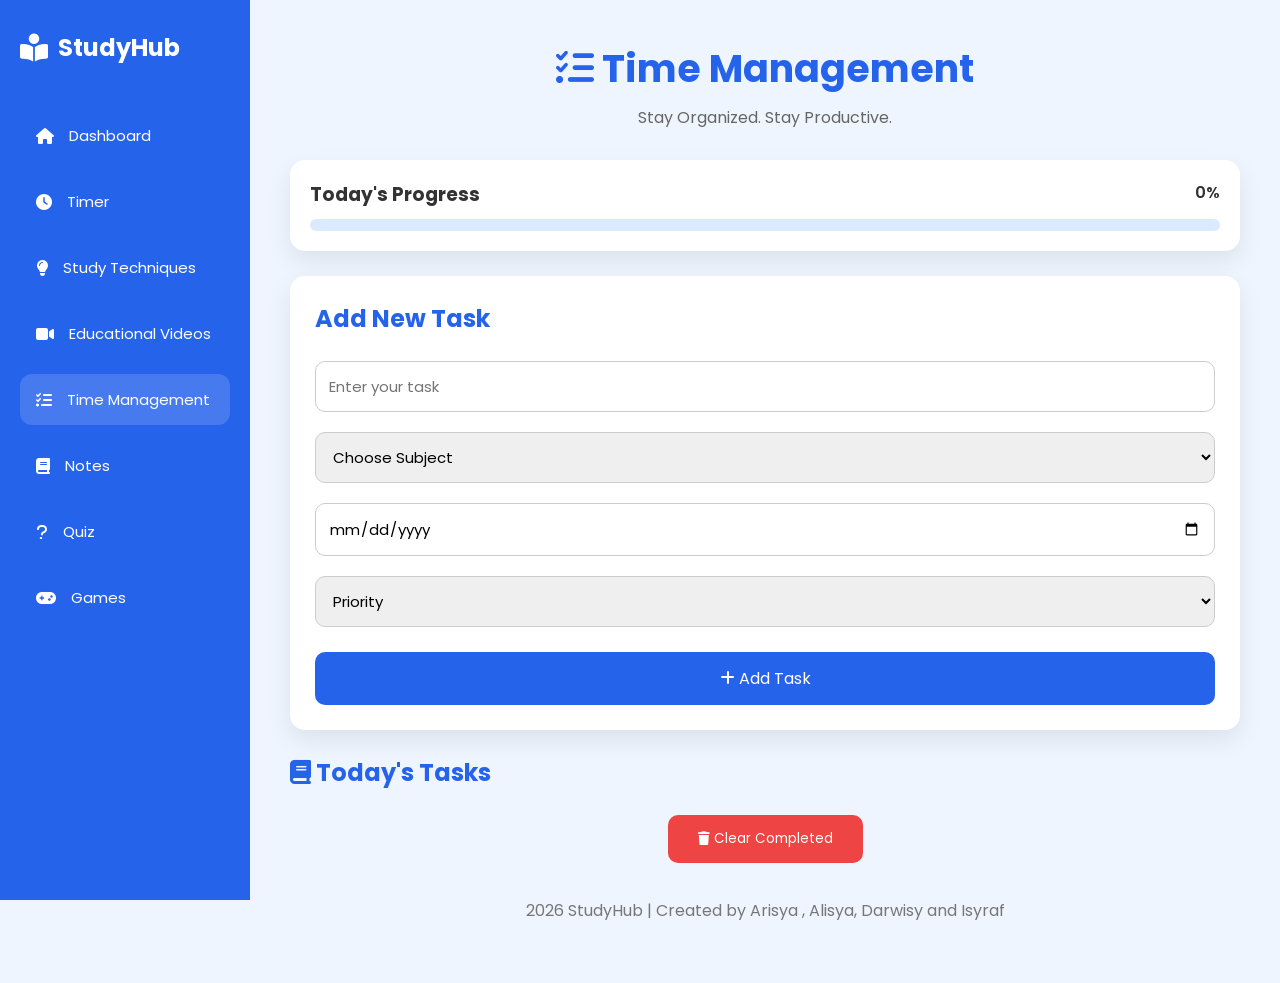
<file: todolist.html>
<!DOCTYPE html>
<html lang="en">

<head>
    <meta charset="UTF-8">
    <meta name="viewport" content="width=device-width, initial-scale=1.0">

    <title>Edutopia Play | Time Management</title>

    <!-- CSS -->
    <link rel="stylesheet" href="todolist.css">

    <!-- Font Awesome -->
    <link rel="stylesheet"
        href="https://cdnjs.cloudflare.com/ajax/libs/font-awesome/6.6.0/css/all.min.css">
</head>

<body>

    <div class="container">

        <!-- ================= HEADER ================= -->

        <header>

            <h1>
                <i class="fa-solid fa-list-check"></i>
                Time Management
            </h1>

            <p>Stay Organized. Stay Productive.</p>

        </header>

        <!-- ================= SIDEBAR ================= -->

    <div class="sidebar">

        <div class="logo">

            <i class="fa-solid fa-book-open-reader"></i>

            <h2>StudyHub</h2>

        </div>

        <ul>

            <li>
                <a href="dashboard.html">
                    <i class="fa-solid fa-house"></i>
                    <span>Dashboard</span>
                </a>
            </li>

            <li>
                <a href="timer.html">
                    <i class="fa-solid fa-clock"></i>
                    <span>Timer</span>
                </a>
            </li>

            <li>
                <a href="techniques.html">
                    <i class="fa-solid fa-lightbulb"></i>
                    <span>Study Techniques</span>
                </a>
            </li>

            <li>
                <a href="videos.html">
                    <i class="fa-solid fa-video"></i>
                    <span>Educational Videos</span>
                </a>
            </li>

            <li class="active">
                <a href="todolist.html">
                    <i class="fa-solid fa-list-check"></i>
                    <span>Time Management</span>
                </a>
            </li>

            <li>
                <a href="notes.html">
                    <i class="fa-solid fa-book"></i>
                    <span>Notes</span>
                </a>
            </li>

            <li>
                <a href="quizizz.html">
                    <i class="fa-solid fa-question"></i>
                    <span>Quiz</span>
                </a>
            </li>

            <li>
            <a href="game.html">
                <i class="fa-solid fa-gamepad"></i>
                <span>Games</span>
            </a>
            </li>

        </ul>

    </div>

     <div class="main">

        <!-- ================= PROGRESS ================= -->

        <section class="progress-section">

            <div class="progress-header">

                <h3>Today's Progress</h3>

                <span id="progressText">0%</span>

            </div>

            <div class="progress-bar">

                <div class="progress" id="progressBar"></div>

            </div>

        </section>

        </div>

        <!-- ================= ADD TASK ================= -->

        <section class="task-form">

            <h2>Add New Task</h2>

            <input type="text"
                id="taskInput"
                placeholder="Enter your task">

            <select id="subject">

                <option value="">Choose Subject</option>

                <option>Physics</option>

                <option>Chemistry</option>

                <option>Mathematics</option>

                <option>Add Mathematics</option>

                <option>Computer Science</option>

            </select>

            <input type="date"
                id="dueDate">

            <select id="priority">

                <option value="">Priority</option>

                <option>High</option>

                <option>Medium</option>

                <option>Low</option>

            </select>

            <button id="addTask">

                <i class="fa-solid fa-plus"></i>

                Add Task

            </button>

        </section>

        <!-- ================= TASK LIST ================= -->

        <section class="task-list">

            <h2>

                <i class="fa-solid fa-book"></i>

                Today's Tasks

            </h2>

            <ul id="taskContainer">

                <!-- Task akan dipaparkan oleh JavaScript -->

            </ul>

        </section>

        <!-- ================= ACTION BUTTON ================= -->

        <section class="action-buttons">

            <button id="clearCompleted">

                <i class="fa-solid fa-trash"></i>

                Clear Completed

            </button>

        </section>

        <!-- ================= FOOTER ================= -->

        <footer>

            <p>

                2026 StudyHub | Created by Arisya , Alisya, Darwisy and Isyraf

            </p>

        </footer>

    </div>

    <!-- JavaScript -->

    <script src="todolist.js"></script>

</body>

</html>
</file>
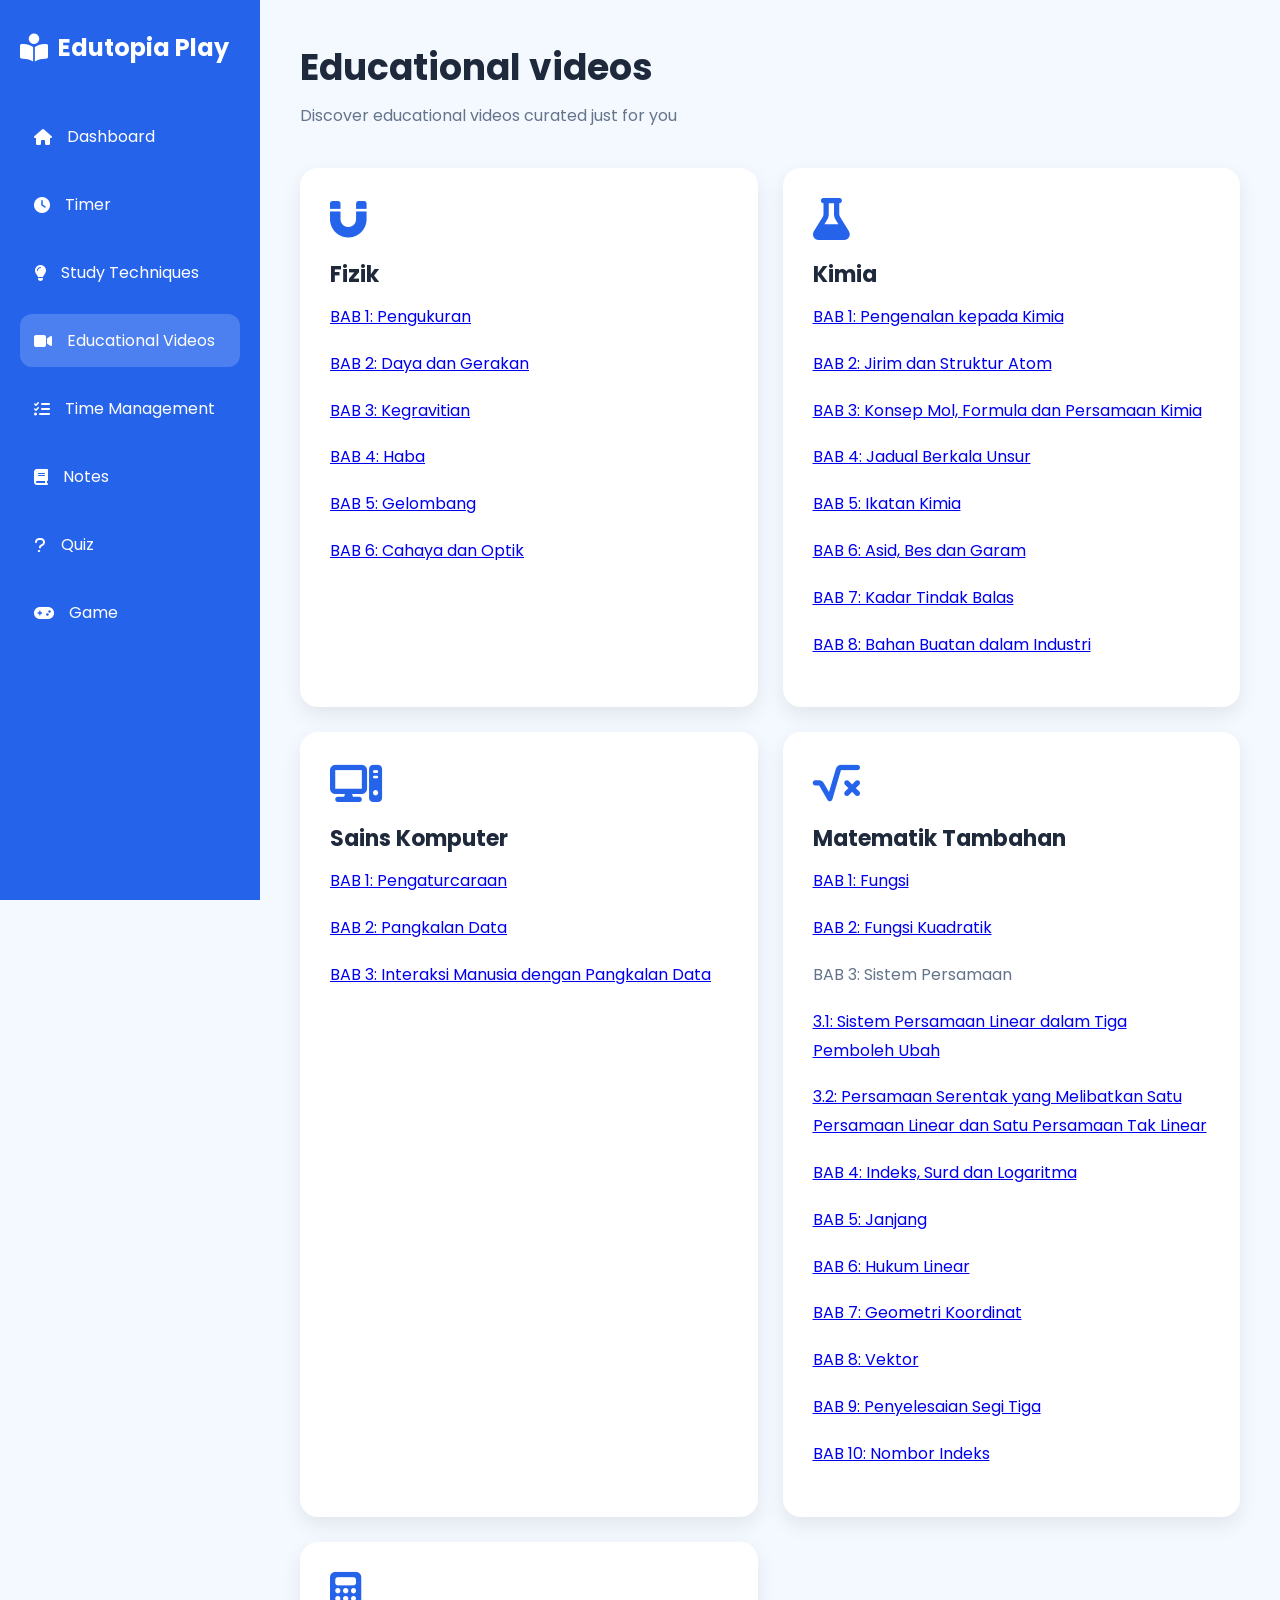
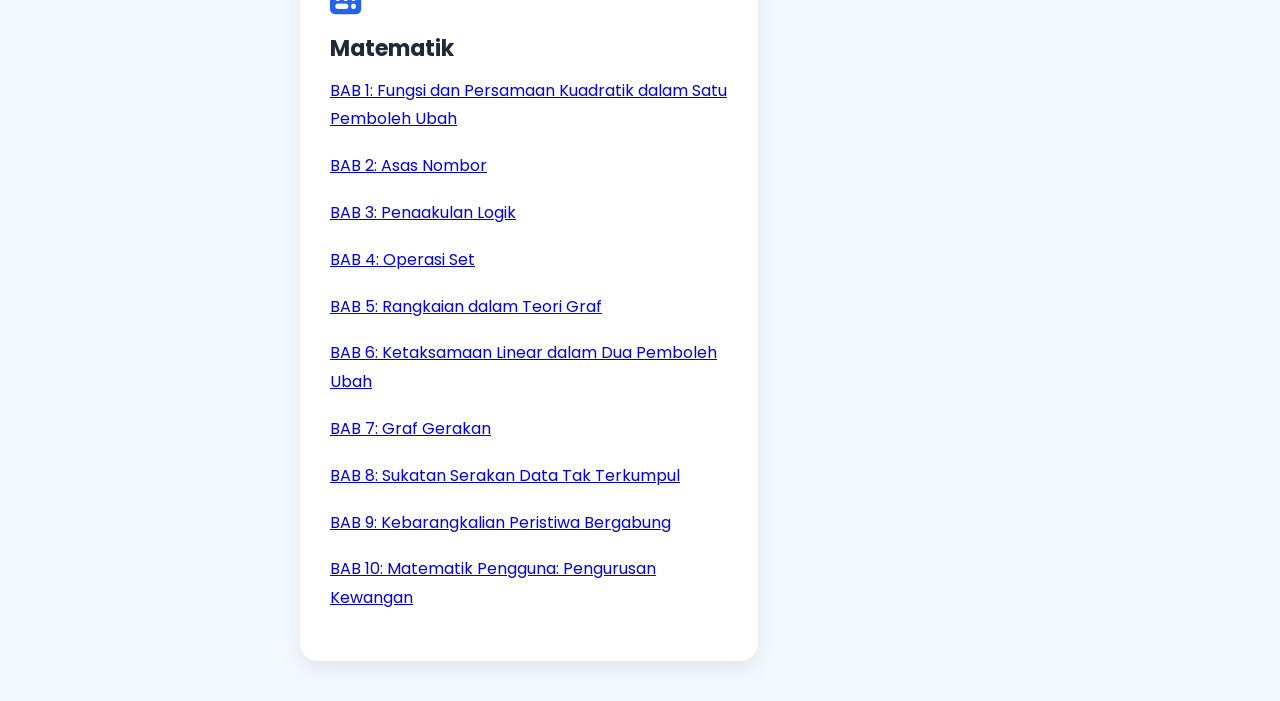
<file: videos.html>
<!DOCTYPE html>
<html lang="en">

<head>

    <meta charset="UTF-8">
    <meta name="viewport" content="width=device-width, initial-scale=1.0">

    <title>Educational Videos | StudyHub</title>

    <link rel="stylesheet" href="techniques.css">

    <link href="https://fonts.googleapis.com/css2?family=Poppins:wght@300;400;500;600;700&display=swap" rel="stylesheet">

    <link rel="stylesheet"
    href="https://cdnjs.cloudflare.com/ajax/libs/font-awesome/6.5.2/css/all.min.css">

</head>

<body>

<!-- ================= SIDEBAR ================= -->

<div class="sidebar">

    <div class="logo">

        <i class="fa-solid fa-book-open-reader"></i>

        <h2>Edutopia Play</h2>

    </div>

    <ul>

        <li>
            <a href="dashboard.html">
                <i class="fa-solid fa-house"></i>
                <span>Dashboard</span>
            </a>
        </li>

        <li>
            <a href="timer.html">
                <i class="fa-solid fa-clock"></i>
                <span>Timer</span>
            </a>
        </li>

        <li>
            <a href="techniques.html">
                <i class="fa-solid fa-lightbulb"></i>
                <span>Study Techniques</span>
            </a>
        </li>

        <li class="active">
            <a href="videos.html">
                <i class="fa-solid fa-video"></i>
                <span>Educational Videos</span>
            </a>
        </li>

        <li>
            <a href="todolist.html">
                <i class="fa-solid fa-list-check"></i>
                <span>Time Management</span>
            </a>
        </li>

        <li>
            <a href="notes.html">
                <i class="fa-solid fa-book"></i>
                <span>Notes</span>
            </a>
        </li>

        <li>
            <a href="quizizz.html">
                <i class="fa-solid fa-question"></i>
                <span>Quiz</span>
            </a>
        </li>

        <li>
            <a href="game.html">
                <i class="fa-solid fa-gamepad"></i>
                <span>Game</span>
            </a>
        </li>

    </ul>

</div>

<!-- ================= MAIN ================= -->

<div class="main">

    <div class="header">

        <h1>Educational videos</h1>

        <p>
            Discover educational videos curated just for you
        </p>

    </div>

    <div class="technique-grid">

        <!-- Fizik -->
        <div class="tech-card">

            <i class="fa-solid fa-magnet"></i>

            <h2>Fizik</h2>
            <p><a href = "https://youtu.be/zFHgG111cKM?si=mm5qMvkPnR3ZruRc" target="_blank" class="btn">BAB 1: Pengukuran</a></p>
            <p><a href = "https://youtube.com/playlist?list=PLSAMCIatlM1JJmvlf2_pjgY5BvkWnkFrf&si=SCTw4E2ya4g7ZY4S" target="_blank" class="btn">BAB 2: Daya dan Gerakan</a></p>
            <p><a href = "https://youtube.com/playlist?list=PLSAMCIatlM1Lili7b_P0-5UNCFGstNxq_&si=fCGNbrsgvqNCjhAn" target="_blank" class="btn">BAB 3: Kegravitian</a></p>
            <p><a href = "https://youtube.com/playlist?list=PLSAMCIatlM1KxXID4DGK-llVZ8iwqkwrY&si=Vbg7cBDWSqKmVR2P" target="_blank" class="btn">BAB 4: Haba</a></p>
            <p><a href = "https://youtube.com/playlist?list=PLSAMCIatlM1KdkxNUkHJqgM9fyOrhx8x2&si=M7S5-PZaM1REfAEw" target="_blank" class="btn">BAB 5: Gelombang</a></p>
            <p><a href = " https://youtube.com/playlist?list=PLSAMCIatlM1JAaqEnQ5vJ1ZprUb7s4Dfy&si=msUPNj5PxQyKHzh7" target="_blank" class="btn">BAB 6: Cahaya dan Optik</a></p>
            

        </div>
        <!-- Kimia -->

        <div class="tech-card">

            <i class="fa-solid fa-flask"></i>

            <h2>Kimia</h2>

            <p><a href="https://youtu.be/hthRMSHq8e4?si=6_Qvzl4RUnRazvCm" target="_blank" class="btn">BAB 1: Pengenalan kepada Kimia</a></p>

            <p><a href="https://youtube.com/playlist?list=PLTiFz0t_6FnueBTE9-ZjRba8Jy4JnSlhw&si=-cUDo8FWVaSWQ2vK" target="_blank" class="btn">BAB 2: Jirim dan Struktur Atom</a></p>

            <p><a href="https://youtu.be/IrH___UqpUQ?si=wUToFn9kfiaPpUwy" target="_blank" class="btn">BAB 3: Konsep Mol, Formula dan Persamaan Kimia</a></p>

            <p><a href="https://youtube.com/playlist?list=PLfP_zw3-M4VXDMa0btHE2AvzOgG8WvUPx&si=WgJm0BpjPjGSRkgm" target="_blank" class="btn">BAB 4: Jadual Berkala Unsur</a></p>

            <p><a href="https://youtube.com/playlist?list=PLLnOEDcDcEfK0vxh-7T-c4gZdM1XcgVbe&si=SqORdxRgwG3EZe0b" target="_blank" class="btn">BAB 5: Ikatan Kimia</a></p>

            <p><a href="https://youtube.com/playlist?list=PLSBApk4Q9wrhb9gwTe8u-Ezdx0fWtaGgP&si=ZlCsEelvK8mEadjg" target="_blank" class="btn">BAB 6: Asid, Bes dan Garam</a></p>

            <p><a href="https://youtu.be/Iiyi4nSFCNo?si=ipl38wR5uOWRG6Lg" target="_blank" class="btn">BAB 7: Kadar Tindak Balas</a></p>

            <p><a href="https://youtube.com/playlist?list=PLLnOEDcDcEfLe_a4g80GOi9QG6TT_CQqJ&si=ygrFUXnUoHTqwcw2" target="_blank" class="btn">BAB 8: Bahan Buatan dalam Industri</a></p>

        </div>

        <!-- Sains Komputer -->

        <div class="tech-card">

            <i class="fa-solid fa-computer"></i>

            <h2>Sains Komputer</h2>
            <p><a href="https://www.youtube.com/watch?v=wlhHU-3CJnM&list=PLlXGdSFQp7QniLU3SmQq8Z8JCv3Op_5T-" target="_blank" class="btn">BAB 1: Pengaturcaraan</a></p>

            <p><a href="https://www.youtube.com/watch?v=w2GAY_jLEyE&list=PLlXGdSFQp7QkqOa-U2mw0oymI-qPYPvWX" target="_blank" class="btn">BAB 2: Pangkalan Data</a></p>

            <p><a href="https://www.youtube.com/watch?v=hfbv8YY5z1Y" target="_blank" class="btn">BAB 3: Interaksi Manusia dengan Pangkalan Data</a></p>

        </div>

        <!-- Matematik Tambahan -->

        <div class="tech-card">

            <i class="fa-solid fa-square-root-variable"></i>

            <h2>Matematik Tambahan</h2>

            <p><a href="https://youtube.com/playlist?list=PLgeQOl9R16m4bWO88gUBH12dB-V4O5S-E&si=VJ30uA72WEvqyXUi" target="_blank" class="btn">BAB 1: Fungsi</a></p>

            <p><a href=" https://youtube.com/playlist?list=PLgeQOl9R16m6XXMtOuH3HDaDh_J1yEtC3&si=gm-oqKjA47gMDGOG" target="_blank" class="btn">BAB 2: Fungsi Kuadratik</a></p>
            
            <p>BAB 3: Sistem Persamaan</p>
            <p><a href="https://youtu.be/8qF5pU-qwU0?si=s75r7v4LQo7vI2Se" target="_blank" class="btn">3.1: Sistem Persamaan Linear dalam Tiga Pemboleh Ubah</a></p>
            <p><a href="https://youtube.com/playlist?list=PLgeQOl9R16m7jxkIYQRoMknYNyl2k0STK&si=1eK9kXDqhy3pIt1E" target="_blank" class="btn">3.2: Persamaan Serentak yang Melibatkan Satu Persamaan Linear dan Satu Persamaan Tak Linear</a></p>

            <p><a href="https://youtube.com/playlist?list=PLgeQOl9R16m7jxkIYQRoMknYNyl2k0STK&si=1eK9kXDqhy3pIt1E" target="_blank" class="btn">BAB 4: Indeks, Surd dan Logaritma</a></p>

            <p><a href="https://youtube.com/playlist?list=PLuM9SifRHFeeQtQjgen1WOKFQh6LTGBYv&si=YfT-XuS1RL3ceR9R" target="_blank" class="btn">BAB 5: Janjang</a></p>

            <p><a href="https://youtube.com/playlist?list=PLgeQOl9R16m4m1khzuYYsCaQ3pnpaPHIv&si=pH4qqagyvewj-xfd" target="_blank" class="btn">BAB 6: Hukum Linear</a></p>

            <p><a href="https://youtube.com/playlist?list=PLSZ7lSvX_tc2msUvqT0Xc35idyIJQss4d&si=Bq9PTiIjNrUT-_7v" target="_blank" class="btn">BAB 7: Geometri Koordinat</a></p>

            <p><a href="https://youtube.com/playlist?list=PLuM9SifRHFeeFdjLp7QqufVme22VP7DQW&si=JV2ObO8isOgLUA0r" target="_blank" class="btn">BAB 8: Vektor</a></p>

            <p><a href="https://youtube.com/playlist?list=PLKUliOm7YqLkhsn19ajlHxazqOKBOodI4&si=UiU6QFTmDMBiMUpf" target="_blank" class="btn">BAB 9: Penyelesaian Segi Tiga</a></p>

            <p><a href="https://youtu.be/CYbwVqztLLg?si=4eSvXwhvyqt-YF7C" target="_blank" class="btn">BAB 10: Nombor Indeks</a></p>

        </div>

        <!-- Matematik -->

        <div class="tech-card">

            <i class="fa-solid fa-calculator"></i>

            <h2>Matematik</h2>

            <p><a href="https://youtube.com/playlist?list=PLtZ-pbw8Dn635tkbB2ZuR_A0lKQNqUEjT&si=HnnnieWaXDFU8RsR" target="_blank" class="btn">BAB 1: Fungsi dan Persamaan Kuadratik dalam Satu Pemboleh Ubah</a></p>

            <p><a href="https://youtube.com/playlist?list=PLtZ-pbw8Dn63a1h5dTXNdZF9sTE4QabtU&si=QWjNkn2qCf98b4wr" target="_blank" class="btn">BAB 2: Asas Nombor</a></p>

            <p><a href="https://youtube.com/playlist?list=PLtZ-pbw8Dn63tVv8ei4aZFuVMgzfIF2Pp&si=rf2TvouKhoMM6ptb" target="_blank" class="btn">BAB 3: Penaakulan Logik</a></p>

            <p><a href="https://youtube.com/playlist?list=PLtZ-pbw8Dn63Jf8h_7NzXf7su0T6yT0zJ&si=g94N5fJYzXP6g_ib" target="_blank" class="btn">BAB 4: Operasi Set</a></p>

            <p><a href="https://youtu.be/0CwntmT-Z-E?si=QzhsngRc3IMsefBP" target="_blank" class="btn">BAB 5: Rangkaian dalam Teori Graf</a></p>

            <p><a href="https://youtube.com/playlist?list=PLtZ-pbw8Dn61OHw7ulXy43tsv0xh7gyXy&si=sCJzAR7fIuNTap-r" target="_blank" class="btn">BAB 6: Ketaksamaan Linear dalam Dua Pemboleh Ubah</a></p>

            <p><a href="https://youtube.com/playlist?list=PLtZ-pbw8Dn60e-FEgRdiJodjQC5hPcRNJ&si=EsQcr7RMfvJVR1HX" target="_blank" class="btn">BAB 7: Graf Gerakan</a></p>

            <p><a href="https://youtube.com/playlist?list=PLtZ-pbw8Dn60uN2QQS0Zcp52ZFLfrsrl1&si=znbjVzrtzNi2ilrp" target="_blank" class="btn">BAB 8: Sukatan Serakan Data Tak Terkumpul</a></p>

            <p><a href="https://youtube.com/playlist?list=PLtZ-pbw8Dn61baeHMiZoiY1TBF9EiyfLu&si=-eWiaLyI42nzpdqh" target="_blank" class="btn">BAB 9: Kebarangkalian Peristiwa Bergabung</a></p>

            <p><a href="https://youtube.com/playlist?list=PLtZ-pbw8Dn60QRRCIFn5jLlq3FRSSs60E&si=9a-u_vOrSC8hz12J" target="_blank" class="btn">BAB 10: Matematik Pengguna: Pengurusan Kewangan</a></p>

            

        </div>

<!-- Modal -->

<div class="modal" id="techModal">

    <div class="modal-content">

        <span class="close">&times;</span>

        <h2 id="modalTitle"></h2>

        <div id="modalBody"></div>

    </div>

</div>

<script src="techniques.js"></script>

</body>

</html>
</file>
<file: dashboard.css>
/* =====================================
   GOOGLE FONT
===================================== */
@import url('https://fonts.googleapis.com/css2?family=Poppins:wght@300;400;500;600;700&display=swap');

/* =====================================
   RESET
===================================== */
*{
    margin:0;
    padding:0;
    box-sizing:border-box;
    font-family:'Poppins',sans-serif;
}

body{
    background:#F4F8FF;
    color:#1E293B;
}

/* =====================================
   SIDEBAR
===================================== */
.sidebar{
    position:fixed;
    left:0;
    top:0;

    width:250px;
    height:100vh;

    background:#2563EB;
    color:white;

    padding:30px 20px;
}

.logo{
    display:flex;
    align-items:center;
    gap:10px;
    margin-bottom:45px;
}

.logo i{
    font-size:28px;
}

.logo h2{
    font-size:24px;
}

.sidebar ul{
    list-style:none;
}

.sidebar li{
    margin-bottom:15px;
}

.sidebar a{
    display:flex;
    align-items:center;
    gap:15px;

    color:white;
    text-decoration:none;

    padding:14px 16px;

    border-radius:12px;

    transition:.3s;
}

.sidebar a:hover,
.sidebar .active a{
    background:rgba(255,255,255,.15);
}

.sidebar span{
    font-size:15px;
}

/* =====================================
   MAIN
===================================== */

.main{

    margin-left:250px;

    padding:40px;

}

.header{

    margin-bottom:35px;

}

.header h1{

    font-size:34px;

}

.header p{

    color:#64748B;
    margin-top:8px;

}

/* =====================================
   TOP SECTION
===================================== */

.top-section{

    display:grid;

    grid-template-columns:2fr 1fr;

    gap:25px;

    margin-bottom:40px;

}

/* =====================================
   TIMER CARD
===================================== */

.timer-card{

    background:white;

    border-radius:20px;

    padding:35px;

    box-shadow:0 10px 25px rgba(0,0,0,.08);

}

.timer-card h2{

    margin-bottom:20px;

}

#time{

    font-size:70px;

    color:#2563EB;

    font-weight:700;

    text-align:center;

    margin:30px 0;

}

.timer-buttons{

    display:flex;

    justify-content:center;

    gap:20px;

}

.timer-buttons button{

    padding:12px 28px;

    border:none;

    border-radius:10px;

    cursor:pointer;

    color:white;

    font-weight:600;

    transition:.3s;

}

#startBtn{

    background:#22C55E;
    

}

#pauseBtn{

    background:#F59E0B;

}

#resetBtn{

    background:#EF4444;

}

.timer-buttons button:hover{

    transform:translateY(-3px);

}

.open-btn{

    display:block;

    width:220px;

    margin:30px auto 0;

    text-align:center;

    text-decoration:none;

    background:#2563EB;

    color:white;

    padding:12px;

    border-radius:12px;

    transition:.3s;

}

.open-btn:hover{

    background:#1D4ED8;

}

.time-input{
    display:flex;
    justify-content:center;
    align-items:center;
    gap:10px;
    margin:20px 0;
}

.time-input input{
    width:65px;
    height:45px;
    border:2px solid #4F46E5;
    border-radius:10px;
    text-align:center;
    font-size:18px;
    outline:none;
}

.time-input span{
    font-size:24px;
    font-weight:bold;
}

#customDisplay{
    font-size:42px;
    font-weight:700;
    margin:20px 0;
    color:#4F46E5;
}

.custom-timer{
    width:420px;
    margin:40px auto;
    background:#fff;
    padding:25px;
    border-radius:15px;
    box-shadow:0 5px 15px rgba(0,0,0,0.2);
    text-align:center;
}

.custom-timer h2{
    color:#2b4eff;
    margin-bottom:20px;
}

.time-input{
    display:flex;
    justify-content:center;
    align-items:center;
    gap:10px;
    margin-bottom:20px;
}

.time-input input{
    width:78px;
    height:58px;

    border:2px solid #2563EB;
    border-radius:14px;

    text-align:center;

    font-size:22px;
    font-weight:600;
    letter-spacing:1px;

    color:#2563EB;
    background:#F8FAFF;

    outline:none;
    transition:.3s;
}

.time-input input:focus{
    border-color:#1D4ED8;
    box-shadow:0 0 12px rgba(37,99,235,.25);
}

#customDisplay{
    font-size:55px;
    font-weight:700;
    color:#2b4eff;
    margin:20px 0 30px;
    text-align:center;
}

/* Custom Timer Buttons */
.buttons{
    display: flex;
    justify-content: center;
    flex-wrap: wrap;
    gap: 15px;
    margin-top: 25px;
}

.buttons button{
    padding:12px 28px;
    border:none;
    border-radius:10px;
    cursor:pointer;
    color:white;
    font-weight:600;
    font-size:16px;
    transition:.3s;
}

.buttons button:hover{
    transform:translateY(-3px);
}

/* Warna sama macam Pomodoro */
.buttons button:nth-child(1){
    background:#22C55E;   /* Start */
}

.buttons button:nth-child(2){
    background:#F59E0B;   /* Pause */
}

.buttons button:nth-child(3){
    background:#2563EB;   /* Resume */
}

.buttons button:nth-child(4){
    background:#EF4444;   /* Reset */
}

/* =====================================
   QUICK ACCESS
===================================== */

.quick-card{

    background:white;

    border-radius:20px;

    padding:30px;

    box-shadow:0 10px 25px rgba(0,0,0,.08);

}

.dashboard-row{
    display: flex;
    gap: 25px;
    margin-bottom: 40px;
}

.dashboard-row .quick-card{
    flex: 2;
}

.dashboard-row .motivation-card{
    flex: 1;
}

.quick-card h2{

    margin-bottom:20px;

}

.quick-grid{

    display:grid;

    grid-template-columns:repeat(2,1fr);

    gap:18px;

}

.quick-grid a{

    text-decoration:none;

    background:#EFF6FF;

    color:#2563EB;

    border-radius:15px;

    padding:25px;

    text-align:center;

    transition:.3s;

}

.quick-grid a:hover{

    background:#2563EB;
    color:white;

}

.quick-grid i{

    font-size:28px;

    margin-bottom:10px;

    display:block;

}

/* =====================================
   DAILY MOTIVATION
===================================== */

.motivation-card{

    background:white;

    border-radius:20px;

    padding:30px;

    box-shadow:0 10px 25px rgba(0,0,0,.08);

    display:flex;
    flex-direction:column;
    justify-content:center;
    align-items:center;      /* Tengah secara melintang */
    text-align:center;       /* Teks di tengah */

}

.motivation-card h2{

    margin-bottom:20px;
    color:#2563EB;

}

.motivation-card p{

    color:#64748B;

    line-height:1.8;

    margin-bottom:25px;

}

.motivation-card button{

    background:#2563EB;

    color:white;

    border:none;

    padding:12px 20px;

    border-radius:10px;

    cursor:pointer;

    font-weight:600;

}

.motivation-card button:hover{

    background:#1D4ED8;

}


/* =====================================
   STUDY TECHNIQUES
===================================== */

.techniques h2{

    margin-bottom:20px;

}

.tech-grid{

    display:grid;

    grid-template-columns:repeat(4,1fr);

    gap:25px;

}

.tech-card{

    background:white;

    text-decoration:none;

    color:#1E293B;

    padding:30px;

    border-radius:18px;

    box-shadow:0 10px 25px rgba(0,0,0,.08);

    transition:.3s;

}

.tech-card:hover{

    transform:translateY(-8px);

}

.tech-card i{

    font-size:40px;

    color:#2563EB;

    margin-bottom:18px;

}

.tech-card h3{

    margin-bottom:10px;

}

.tech-card p{

    color:#64748B;

    line-height:1.7;

}

/* =====================================
   RESPONSIVE
===================================== */

@media(max-width:1100px){

.top-section{

    grid-template-columns:1fr;

}

.tech-grid{

    grid-template-columns:repeat(2,1fr);

}

}

@media(max-width:768px){

.sidebar{

    width:90px;

}

.logo h2{

    display:none;

}

.sidebar span{

    display:none;

}

.sidebar a{

    justify-content:center;

}

.main{

    margin-left:90px;

    padding:25px;

}

.tech-grid{

    grid-template-columns:1fr;

}

.quick-grid{

    grid-template-columns:1fr;

}

#time{

    font-size:50px;

}

.timer-buttons{

    flex-direction:column;

}

}
</file>
<file: game.css>
/* ================= TETAPAN UMUM ================= */
* {
    margin: 0;
    padding: 0;
    box-sizing: border-box;
    font-family: 'Poppins', sans-serif;
}

body {
    background-color: #f4f7f6;
    color: #333;
    display: flex;
    min-height: 100vh;
}

/* ================= SIDEBAR ================= */
.sidebar{
    position:fixed;
    left:0;
    top:0;

    width:250px;
    height:100vh;

    background:#2563EB;
    color:white;

    padding:30px 20px;
}

.logo{
    display:flex;
    align-items:center;
    gap:10px;
    margin-bottom:45px;
}

.logo i{
    font-size:28px;
}

.logo h2{
    font-size:24px;
}

.sidebar ul{
    list-style:none;
}

.sidebar li{
    margin-bottom:15px;
}

.sidebar a{
    display:flex;
    align-items:center;
    gap:15px;

    color:white;
    text-decoration:none;

    padding:14px 16px;

    border-radius:12px;

    transition:.3s;
}

.sidebar a:hover,
.sidebar .active a{
    background:rgba(255,255,255,.15);
}

.sidebar span{
    font-size:15px;
}

/* ================= BAHAGIAN UTAMA (MAIN CONTENT) ================= */
.main {
    margin-left: 260px;
    flex: 1;
    padding: 40px;
    background-color: #f8f9fa;
}

.header {
    margin-bottom: 35px;
}

.header h1 {
    font-size: 2rem;
    color: #202124;
    font-weight: 700;
    margin-bottom: 8px;
}

.header p {
    color: #5f6368;
    font-size: 1rem;
}

/* ================= GRID & KAD KANDUNGAN ================= */
.technique-grid {
    display: grid;
    grid-template-columns: repeat(auto-fit, minmax(300px, 1fr));
    gap: 25px;
}

.tech-card {
    background-color: #ffffff;
    border-radius: 16px;
    padding: 30px;
    box-shadow: 0 4px 20px rgba(0, 0, 0, 0.04);
    transition: transform 0.3s ease, box-shadow 0.3s ease;
    display: flex;
    flex-direction: column;
    align-items: flex-start;
    border: 1px solid #eef0f2;
}

.tech-card:hover {
    transform: translateY(-5px);
    box-shadow: 0 8px 25px rgba(0, 0, 0, 0.08);
}

.tech-card > i {
    font-size: 2rem;
    color: #2563EB;
    background-color: rgba(37, 99, 235, 0.1);
    padding: 15px;
    border-radius: 12px;
    margin-bottom: 20px;
}

.tech-card h2 {
    font-size: 1.25rem;
    color: #202124;
    font-weight: 600;
    margin-bottom: 12px;
}

.tech-card p {
    color: #5f6368;
    font-size: 0.95rem;
    line-height: 1.6;
    margin-bottom: 25px;
}

/* Pautan Butang 'Tap to play' */
a.tech-card {
    text-decoration: none;
    background-color: #2563EB;
    color: white;
    padding: 12px 25px;
    border-radius: 8px;
    font-weight: 500;
    align-self: stretch;
    text-align: center;
    box-shadow: none;
    border: none;
    transition: background-color 0.2s ease;
}

a.tech-card:hover {
    background-color: #1d4ed8;
    transform: none;
}

a.tech-card h3 {
    font-size: 1rem;
    font-weight: 600;
    color: #ffffff;
    margin: 0;
}

/* ================= RESPENSIF (MOBILE) ================= */
@media (max-width: 768px) {
    .sidebar {
        width: 70px;
        padding: 15px 0;
    }
    
    .sidebar .logo h2,
    .sidebar ul li a span {
        display: none;
    }

    .sidebar .logo {
        padding: 0 0 20px 0;
        justify-content: center;
    }

    .sidebar ul li a {
        justify-content: center;
        padding: 15px;
    }

    .sidebar ul li.active a {
        border-left: none;
        border-bottom: 4px solid #ffffff;
    }

    .main {
        margin-left: 70px;
        padding: 20px;
    }
}
</file>
<file: techniques.css>
/* ==========================
   GOOGLE FONT
========================== */

@import url('https://fonts.googleapis.com/css2?family=Poppins:wght@300;400;500;600;700&display=swap');

/* ==========================
   RESET
========================== */

*{
    margin:0;
    padding:0;
    box-sizing:border-box;
    font-family:'Poppins',sans-serif;
}

body{
    background:#F4F8FF;
    color:#1E293B;
}

/* ==========================
   SIDEBAR
========================== */

.sidebar{
    position:fixed;
    left:0;
    top:0;
    width:260px;
    height:100vh;
    background:#2563EB;
    padding:30px 20px;
    color:white;
}

.logo{
    display:flex;
    align-items:center;
    gap:10px;
    margin-bottom:45px;
}

.logo i{
    font-size:28px;
}

.logo h2{
    font-size:24px;
}

.sidebar ul{
    list-style:none;
}

.sidebar li{
    margin-bottom:15px;
}

.sidebar a{
    display:flex;
    align-items:center;
    gap:15px;
    text-decoration:none;
    color:white;
    padding:14px;
    border-radius:12px;
    transition:.3s;
}

.sidebar a:hover,
.sidebar .active a{
    background:rgba(255,255,255,.18);
}

/* ==========================
   MAIN
========================== */

.main{
    margin-left:260px;
    padding:40px;
}

.header{
    margin-bottom:40px;
}

.header h1{
    font-size:36px;
    margin-bottom:8px;
}

.header p{
    color:#64748B;
}

/* ==========================
   GRID
========================== */

.technique-grid{
    display:grid;
    grid-template-columns:repeat(auto-fit,minmax(300px,1fr));
    gap:25px;
}

/* ==========================
   CARD
========================== */

.tech-card{
    background:white;
    border-radius:18px;
    padding:30px;
    box-shadow:0 8px 20px rgba(0,0,0,.08);
    transition:.3s;
}

.tech-card:hover{
    transform:translateY(-8px);
}

.tech-card i{
    font-size:42px;
    color:#2563EB;
    margin-bottom:18px;
}

.tech-card h2{
    font-size:22px;
    margin-bottom:12px;
}

.tech-card p{
    color:#64748B;
    line-height:1.8;
    margin-bottom:18px;
}

.tech-card h4{
    color:#2563EB;
    margin-bottom:10px;
}

.tech-card ul{
    padding-left:20px;
}

.tech-card li{
    margin-bottom:8px;
    color:#475569;
}

/* ==========================
   RESPONSIVE
========================== */

@media(max-width:900px){

.sidebar{
    width:90px;
}

.logo h2{
    display:none;
}

.sidebar a{
    justify-content:center;
}

.main{
    margin-left:90px;
}

}

@media(max-width:600px){

.main{
    padding:20px;
}

.header h1{
    font-size:28px;
}

.tech-card{
    padding:20px;
}

.tech-card h2{
    font-size:20px;
}

}

/* ==========================
   MODAL
========================== */

.modal{

    display:none;

    position:fixed;

    left:0;
    top:0;

    width:100%;
    height:100%;

    background:rgba(0,0,0,.45);

    justify-content:center;
    align-items:center;

}

.modal-content{

    background:white;

    width:600px;
    max-width:90%;

    border-radius:18px;

    padding:30px;

    position:relative;

    animation:popup .3s ease;

}

.close{

    position:absolute;

    top:15px;
    right:20px;

    font-size:28px;

    cursor:pointer;

}

.modal-content h2{

    color:#2563EB;

    margin-bottom:20px;

}

.modal-content p{

    line-height:1.8;

    color:#475569;

}

.modal-content ul{

    margin:15px 0 20px 20px;

}

@keyframes popup{

    from{

        transform:scale(.8);
        opacity:0;

    }

    to{

        transform:scale(1);
        opacity:1;

    }

}
</file>
<file: teamgame.css>
/* ================= TETAPAN UMUM ================= */
* {
    margin: 0;
    padding: 0;
    box-sizing: border-box;
    font-family: 'Poppins', sans-serif;
}

body {
    background-color: #f4f7f6;
    color: #333;
    display: flex;
    min-height: 100vh;
}

.hidden {
    display: none !important;
}

/* ================= SIDEBAR STUDYHUB ================= */
.sidebar {
    width: 260px;
    background-color: #2563EB;
    color: white;
    position: fixed;
    height: 100%;
    top: 0;
    left: 0;
    display: flex;
    flex-direction: column;
    padding: 20px 0;
    box-shadow: 4px 0 10px rgba(0, 0, 0, 0.05);
    z-index: 100;
}

.sidebar .logo {
    display: flex;
    align-items: center;
    gap: 12px;
    padding: 0 25px 25px 25px;
    border-bottom: 1px solid rgba(255, 255, 255, 0.15);
}

.sidebar .logo i {
    font-size: 1.8rem;
    color: #ffffff;
}

.sidebar .logo h2 {
    font-size: 1.5rem;
    font-weight: 600;
    letter-spacing: 0.5px;
}

.sidebar ul {
    list-style: none;
    padding: 20px 0;
    display: flex;
    flex-direction: column;
    gap: 5px;
}

.sidebar ul li a {
    display: flex;
    align-items: center;
    gap: 15px;
    padding: 12px 25px;
    color: rgba(255, 255, 255, 0.8);
    text-decoration: none;
    font-size: 0.95rem;
    font-weight: 500;
    transition: all 0.3s ease;
}

.sidebar ul li a i {
    font-size: 1.1rem;
    width: 20px;
    text-align: center;
}

.sidebar ul li a:hover {
    background-color: rgba(255, 255, 255, 0.1);
    color: white;
}

.sidebar ul li.active a {
    background-color: rgba(255, 255, 255, 0.2);
    color: white;
    font-weight: 600;
    border-left: 4px solid #ffffff;
}

/* ================= BAHAGIAN UTAMA (MAIN CONTENT) ================= */
.main {
    margin-left: 260px;
    flex: 1;
    padding: 40px;
    background-color: #f8f9fa;
}

.header {
    margin-bottom: 35px;
}

.header h1 {
    font-size: 2rem;
    color: #202124;
    font-weight: 700;
    margin-bottom: 8px;
}

.header p {
    color: #5f6368;
    font-size: 1rem;
}

/* ================= SKRIN PERSEDIAAN PEMAIN (SETUP CARD) ================= */
.setup-card {
    background-color: #ffffff;
    border-radius: 16px;
    padding: 35px;
    box-shadow: 0 4px 20px rgba(0, 0, 0, 0.04);
    border: 1px solid #eef0f2;
    max-width: 550px;
}

.setup-card h2 {
    font-size: 1.25rem;
    color: #202124;
    font-weight: 600;
    margin-bottom: 10px;
}

#player-inputs {
    display: flex;
    flex-direction: column;
    gap: 12px;
    width: 100%;
    margin-bottom: 25px;
}

#player-inputs input {
    padding: 12px 16px;
    border: 1px solid #eef0f2;
    background-color: #f8f9fa;
    border-radius: 8px;
    font-size: 0.95rem;
    outline: none;
    font-family: 'Poppins', sans-serif;
    transition: border-color 0.2s, background-color 0.2s;
}

#player-inputs input:focus {
    border-color: #2563EB;
    background-color: #fff;
}

#start-game-btn, #roll-btn {
    background-color: #2563EB;
    color: white;
    border: none;
    padding: 12px 24px;
    font-size: 1rem;
    font-weight: 500;
    border-radius: 8px;
    cursor: pointer;
    width: 100%;
    transition: background-color 0.2s;
}

#start-game-btn:hover, #roll-btn:hover {
    background-color: #1d4ed8;
}

#roll-btn:disabled {
    background-color: #94a3b8;
    cursor: not-allowed;
}

/* ================= UTAMA PERMAINAN & PAPAN DAM ================= */
.main-content {
    display: flex;
    gap: 25px;
    flex-wrap: wrap;
    align-items: flex-start;
}

.board-wrapper {
    background: #ffffff;
    padding: 20px;
    border-radius: 16px;
    box-shadow: 0 4px 20px rgba(0, 0, 0, 0.04);
    border: 1px solid #eef0f2;
}

.grid-board {
    display: grid;
    grid-template-columns: repeat(10, 1fr);
    grid-template-rows: repeat(10, 1fr);
    width: 480px;
    height: 480px;
    background-color: #f8f9fa;
    border: 2px solid #2563EB;
    border-radius: 6px;
}

.cell {
    border: 1px solid #e2e8f0;
    position: relative;
    display: flex;
    justify-content: flex-start;
    align-items: flex-start;
    padding: 3px;
    font-size: 0.7rem;
    font-weight: 600;
    background-color: #ffffff;
}

.cell-number {
    color: #94a3b8;
}

.ladder-cell {
    background-color: rgba(16, 185, 129, 0.15); /* Hijau lembut untuk tangga */
}

.snake-cell {
    background-color: rgba(239, 68, 68, 0.15); /* Merah lembut untuk ular */
}

.player-token {
    width: 18px;
    height: 18px;
    border-radius: 50%;
    color: white;
    display: flex;
    justify-content: center;
    align-items: center;
    font-size: 9px;
    font-weight: bold;
    position: absolute;
    bottom: 3px;
    right: 3px;
    box-shadow: 0 2px 4px rgba(0,0,0,0.2);
    border: 1px solid white;
}

/* ================= SIDEBAR PERMAINAN (SKOR & DADU) ================= */
.sidebar-game {
    flex: 1;
    min-width: 280px;
    display: flex;
    flex-direction: column;
    gap: 20px;
}

.scoreboard, .dice-section {
    background-color: #ffffff;
    border-radius: 16px;
    padding: 20px;
    box-shadow: 0 4px 20px rgba(0, 0, 0, 0.04);
    border: 1px solid #eef0f2;
}

.scoreboard h2, .dice-section h3 {
    font-size: 1.1rem;
    font-weight: 600;
    color: #202124;
    margin-bottom: 12px;
}

#player-list {
    list-style: none;
    display: flex;
    flex-direction: column;
    gap: 10px;
}

#player-list li {
    font-size: 0.9rem;
    display: flex;
    align-items: center;
    gap: 10px;
    color: #5f6368;
}

.color-dot {
    width: 12px;
    height: 12px;
    border-radius: 50%;
    display: inline-block;
}

.dice-display {
    font-size: 2.2rem;
    margin: 10px 0 15px 0;
    text-align: center;
    font-weight: 700;
    color: #202124;
}

/* ================= MODAL KUIZ AKADEMIK ================= */
.modal {
    position: fixed;
    top: 0;
    left: 0;
    width: 100%;
    height: 100%;
    background-color: rgba(0, 0, 0, 0.5);
    display: flex;
    justify-content: center;
    align-items: center;
    z-index: 1000;
}

.modal-content {
    background-color: white;
    padding: 30px;
    border-radius: 16px;
    width: 90%;
    max-width: 500px;
    box-shadow: 0 10px 30px rgba(0,0,0,0.1);
    border: 1px solid #eef0f2;
}

.modal-header {
    display: flex;
    justify-content: space-between;
    align-items: center;
    margin-bottom: 15px;
}

.badge {
    padding: 6px 12px;
    color: white;
    border-radius: 6px;
    font-size: 0.8rem;
    font-weight: 600;
}

#quiz-timer {
    font-weight: 600;
    color: #ef4444;
}

.modal-content h3 {
    font-size: 1.1rem;
    margin-bottom: 20px;
    color: #202124;
    line-height: 1.5;
}

.options-container {
    display: flex;
    flex-direction: column;
    gap: 10px;
}

.option-btn {
    background-color: #f8f9fa;
    color: #202124;
    border: 1px solid #eef0f2;
    text-align: left;
    padding: 12px 15px;
    border-radius: 8px;
    font-size: 0.95rem;
    cursor: pointer;
    font-family: 'Poppins', sans-serif;
    transition: all 0.2s;
}

.option-btn:hover {
    background-color: #2563EB;
    color: white;
    border-color: #2563EB;
}

#feedback-message {
    margin-top: 15px;
    font-weight: 600;
    text-align: center;
    font-size: 0.95rem;
}

/* ================= RESPENSIF (MOBILE) ================= */
@media (max-width: 768px) {
    .sidebar {
        width: 70px;
        padding: 15px 0;
    }
    
    .sidebar .logo h2,
    .sidebar ul li a span {
        display: none;
    }

    .sidebar .logo {
        padding: 0 0 20px 0;
        justify-content: center;
    }

    .sidebar ul li a {
        justify-content: center;
        padding: 15px;
    }

    .sidebar ul li.active a {
        border-left: none;
        border-bottom: 4px solid #ffffff;
    }

    .main {
        margin-left: 70px;
        padding: 20px;
    }

    .grid-board {
        width: 330px;
        height: 330px;
    }
}
</file>
<file: timer.css>
/* ===========================
   GOOGLE FONT
=========================== */

@import url('https://fonts.googleapis.com/css2?family=Poppins:wght@300;400;500;600;700&display=swap');

/* ===========================
   RESET
=========================== */

*{
    margin:0;
    padding:0;
    box-sizing:border-box;
    font-family:'Poppins',sans-serif;
}

body{
    background:#F4F8FF;
    color:#1E293B;
}

/* ===========================
   SIDEBAR
=========================== */

.sidebar{
    position:fixed;
    left:0;
    top:0;
    width:260px;
    height:100vh;
    background:#2563EB;
    padding:30px 20px;
    color:white;
}

.logo{
    display:flex;
    align-items:center;
    gap:10px;
    margin-bottom:45px;
}

.logo i{
    font-size:28px;
}

.logo h2{
    font-size:24px;
}

.sidebar ul{
    list-style:none;
}

.sidebar li{
    margin-bottom:15px;
}

.sidebar a{
    display:flex;
    align-items:center;
    gap:15px;
    text-decoration:none;
    color:white;
    padding:14px;
    border-radius:12px;
    transition:.3s;
}

.sidebar a:hover,
.sidebar .active a{
    background:rgba(255,255,255,.18);
}

/* ===========================
   MAIN
=========================== */

.main{
    margin-left:260px;
    padding:40px;
}

.header{
    margin-bottom:35px;
}

.header h1{
    font-size:35px;
}

.header p{
    color:#64748B;
    margin-top:8px;
}

/* ===========================
   MODE BUTTONS
=========================== */

.mode-buttons{
    display:flex;
    justify-content:center;
    gap:20px;
    margin-bottom:30px;
}

.mode-buttons button{
    padding:12px 25px;
    border:none;
    border-radius:30px;
    background:white;
    cursor:pointer;
    font-size:15px;
    font-weight:600;
    box-shadow:0 5px 15px rgba(0,0,0,.08);
    transition:.3s;
}

.mode-buttons button:hover{
    background:#2563EB;
    color:white;
}

/* ===========================
   TIMER CARD
=========================== */

.timer-card{
    background:white;
    border-radius:20px;
    padding:50px;
    text-align:center;
    box-shadow:0 10px 25px rgba(0,0,0,.08);
}

#time{
    font-size:90px;
    color:#2563EB;
    font-weight:700;
    margin:25px 0;
}

/* ===========================
   TIMER BUTTONS
=========================== */

.timer-buttons{
    display:flex;
    justify-content:center;
    gap:20px;
    margin-top:25px;
}

.timer-buttons button{
    padding:14px 28px;
    border:none;
    border-radius:10px;
    cursor:pointer;
    font-size:15px;
    font-weight:600;
    transition:.3s;
}

#startBtn{
    background:#22C55E;
    color:white;
}

#pauseBtn{
    background:#F59E0B;
    color:white;
}

#resetBtn{
    background:#EF4444;
    color:white;
}

.timer-buttons button:hover{
    transform:translateY(-3px);
}

/* ===========================
   TIPS CARD
=========================== */

.tips{
    margin-top:40px;
    background:white;
    padding:30px;
    border-radius:20px;
    box-shadow:0 10px 25px rgba(0,0,0,.08);
}

.tips h2{
    margin-bottom:20px;
    color:#2563EB;
}

.tips ul{
    padding-left:20px;
}

.tips li{
    margin-bottom:12px;
    color:#475569;
    line-height:1.6;
}

/* ===========================
   RESPONSIVE
=========================== */

@media(max-width:900px){

.sidebar{
    width:90px;
}

.logo h2{
    display:none;
}

.sidebar a{
    justify-content:center;
}

.main{
    margin-left:90px;
}

.mode-buttons{
    flex-wrap:wrap;
}

#time{
    font-size:65px;
}

.timer-buttons{
    flex-direction:column;
}

}

@media(max-width:600px){

.main{
    padding:20px;
}

.header h1{
    font-size:28px;
}

.timer-card{
    padding:30px;
}

#time{
    font-size:50px;
}

.mode-buttons button{
    width:100%;
}

}

.timer-buttons button:hover{

    transform:translateY(-3px);

}

.open-btn{

    display:block;

    width:220px;

    margin:30px auto 0;

    text-align:center;

    text-decoration:none;

    background:#2563EB;

    color:white;

    padding:12px;

    border-radius:12px;

    transition:.3s;

}

.open-btn:hover{

    background:#1D4ED8;

}

.time-input{
    display:flex;
    justify-content:center;
    align-items:center;
    gap:10px;
    margin:20px 0;
}

.time-input input{
    width:65px;
    height:45px;
    border:2px solid #4F46E5;
    border-radius:10px;
    text-align:center;
    font-size:18px;
    outline:none;
}

.time-input span{
    font-size:24px;
    font-weight:bold;
}

#customDisplay{
    font-size:42px;
    font-weight:700;
    margin:20px 0;
    color:#4F46E5;
}

.custom-timer{
    width:420px;
    margin:40px auto;
    background:#fff;
    padding:25px;
    border-radius:15px;
    box-shadow:0 5px 15px rgba(0,0,0,0.2);
    text-align:center;
}

.custom-timer h2{
    color:#2b4eff;
    margin-bottom:20px;
}

.time-input{
    display:flex;
    justify-content:center;
    align-items:center;
    gap:10px;
    margin-bottom:20px;
}

.time-input input{
    width:78px;
    height:58px;

    border:2px solid #2563EB;
    border-radius:14px;

    text-align:center;

    font-size:22px;
    font-weight:600;
    letter-spacing:1px;

    color:#2563EB;
    background:#F8FAFF;

    outline:none;
    transition:.3s;
}

.time-input input:focus{
    border-color:#1D4ED8;
    box-shadow:0 0 12px rgba(37,99,235,.25);
}

#customDisplay{
    font-size:55px;
    font-weight:700;
    color:#2b4eff;
    margin:20px 0 30px;
    text-align:center;
}

/* Custom Timer Buttons */
.buttons{
    display: flex;
    justify-content: center;
    flex-wrap: wrap;
    gap: 15px;
    margin-top: 25px;
}

.buttons button{
    padding:12px 28px;
    border:none;
    border-radius:10px;
    cursor:pointer;
    color:white;
    font-weight:600;
    font-size:16px;
    transition:.3s;
}

.buttons button:hover{
    transform:translateY(-3px);
}

/* Warna sama macam Pomodoro */
.buttons button:nth-child(1){
    background:#22C55E;   /* Start */
}

.buttons button:nth-child(2){
    background:#F59E0B;   /* Pause */
}

.buttons button:nth-child(3){
    background:#2563EB;   /* Resume */
}

.buttons button:nth-child(4){
    background:#EF4444;   /* Reset */
}
</file>
<file: todolist.css>
/* ==========================
   GOOGLE FONT
========================== */
@import url('https://fonts.googleapis.com/css2?family=Poppins:wght@300;400;500;600;700&display=swap');

/* =====================================
   SIDEBAR
===================================== */
.sidebar{
    position:fixed;
    left:0;
    top:0;

    width:250px;
    height:100vh;

    background:#2563EB;
    color:white;

    padding:30px 20px;
}

.logo{
    display:flex;
    align-items:center;
    gap:10px;
    margin-bottom:45px;
}

.logo i{
    font-size:28px;
}

.logo h2{
    font-size:24px;
}

.sidebar ul{
    list-style:none;
}

.sidebar li{
    margin-bottom:15px;
}

.sidebar a{
    display:flex;
    align-items:center;
    gap:15px;

    color:white;
    text-decoration:none;

    padding:14px 16px;

    border-radius:12px;

    transition:.3s;
}

.sidebar a:hover,
.sidebar .active a{
    background:rgba(255,255,255,.15);
}

.sidebar span{
    font-size:15px;
}


/* ==========================
   RESET
========================== */
*{
    margin:0;
    padding:0;
    box-sizing:border-box;
    font-family:'Poppins',sans-serif;
}

body{
    background:#eef5ff;
    color:#333;
}

/* ==========================
   CONTAINER
========================== */
.container{
    margin-left:250px;      /* ruang untuk sidebar */
    padding:40px;
}

header,
.progress-section,
.task-form,
.task-list,
.action-buttons,
footer{
    width:100%;
    max-width:1200px;
    margin-left:auto;
    margin-right:auto;
}

/* ==========================
   HEADER
========================== */

header{
    text-align:center;
    margin-bottom:30px;
}

header h1{
    color:#2563eb;
    font-size:38px;
}

header p{
    color:#666;
    margin-top:8px;
}

/* ==========================
   PROGRESS
========================== */

.progress-section{
    background:#fff;
    padding:20px;
    border-radius:15px;
    box-shadow:0 10px 25px rgba(0,0,0,.08);
    margin-bottom:25px;
}

.progress-header{
    display:flex;
    justify-content:space-between;
    margin-bottom:10px;
    font-weight:600;
}

.progress-bar{
    width:100%;
    height:12px;
    background:#dbeafe;
    border-radius:20px;
    overflow:hidden;
}

.progress{
    width:0%;
    height:100%;
    background:#2563eb;
    transition:.4s;
}

/* ==========================
   FORM
========================== */

.task-form{
    background:#fff;
    padding:25px;
    border-radius:15px;
    box-shadow:0 10px 25px rgba(0,0,0,.08);
    margin-bottom:25px;
}

.task-form h2{
    color:#2563eb;
    margin-bottom:15px;
}

.task-form input,
.task-form select{
    width:100%;
    padding:13px;
    margin:10px 0;
    border:1px solid #ccc;
    border-radius:10px;
    outline:none;
    font-size:15px;
}

.task-form input:focus,
.task-form select:focus{
    border-color:#2563eb;
}

.task-form button{
    width:100%;
    margin-top:15px;
    padding:14px;
    border:none;
    border-radius:10px;
    background:#2563eb;
    color:white;
    font-size:16px;
    cursor:pointer;
    transition:.3s;
}

.task-form button:hover{
    background:#1d4ed8;
}

/* ==========================
   FILTER BUTTON
========================== */

.filter{
    display:flex;
    justify-content:center;
    gap:10px;
    margin-bottom:25px;
}

.filter-btn{
    padding:10px 22px;
    border:none;
    border-radius:30px;
    cursor:pointer;
    background:white;
    box-shadow:0 5px 15px rgba(0,0,0,.08);
    transition:.3s;
}

.filter-btn:hover,
.filter-btn.active{
    background:#2563eb;
    color:white;
}

/* ==========================
   TASK LIST
========================== */

.task-list h2{
    color:#2563eb;
    margin-bottom:15px;
}

#taskContainer{
    list-style:none;
}

/* ==========================
   TASK CARD
========================== */

.task-card{
    background:white;
    display:flex;
    justify-content:space-between;
    align-items:center;
    padding:18px;
    border-radius:15px;
    margin-bottom:18px;
    box-shadow:0 8px 18px rgba(0,0,0,.08);
    transition:.3s;
}

.task-card:hover{
    transform:translateY(-3px);
}

.task-left input{
    transform:scale(1.4);
    cursor:pointer;
}

.task-content{
    flex:1;
    margin-left:20px;
}

.task-content h3{
    margin-bottom:8px;
}

.task-content p{
    margin:4px 0;
    color:#666;
    font-size:14px;
}

/* ==========================
   PRIORITY
========================== */

.priority{
    display:inline-block;
    margin-top:10px;
    padding:5px 14px;
    border-radius:20px;
    color:white;
    font-size:13px;
}

.high{
    background:#ef4444;
}

.medium{
    background:#f59e0b;
}

.low{
    background:#22c55e;
}

/* ==========================
   DELETE BUTTON
========================== */

.delete{
    width:45px;
    height:45px;
    border:none;
    border-radius:50%;
    background:#ef4444;
    color:white;
    cursor:pointer;
    transition:.3s;
}

.delete:hover{
    background:#dc2626;
}

/* ==========================
   COMPLETED
========================== */

.completed{
    opacity:.6;
}

.completed h3{
    text-decoration:line-through;
}

/* ==========================
   CLEAR BUTTON
========================== */

.action-buttons{
    text-align:center;
    margin-top:25px;
}

#clearCompleted{
    background:#ef4444;
    color:white;
    border:none;
    padding:14px 30px;
    border-radius:10px;
    cursor:pointer;
    transition:.3s;
}

#clearCompleted:hover{
    background:#dc2626;
}

/* ==========================
   FOOTER
========================== */

footer{
    text-align:center;
    margin-top:35px;
    color:#777;
    padding-bottom:20px;
}

/* ==========================
   RESPONSIVE
========================== */

@media(max-width:768px){

.task-card{
    flex-direction:column;
    align-items:flex-start;
}

.task-right{
    width:100%;
    margin-top:15px;
}

.delete{
    width:100%;
    border-radius:10px;
}

.filter{
    flex-wrap:wrap;
}

header h1{
    font-size:30px;
}

.sidebar{
    position:relative;
    width:100%;
    height:auto;
}

.main{
    margin-left:0;
    width:100%;
    padding:20px;
}

}

.progress-section,
.task-form,
.task-list{
    width:100%;
}
</file>
